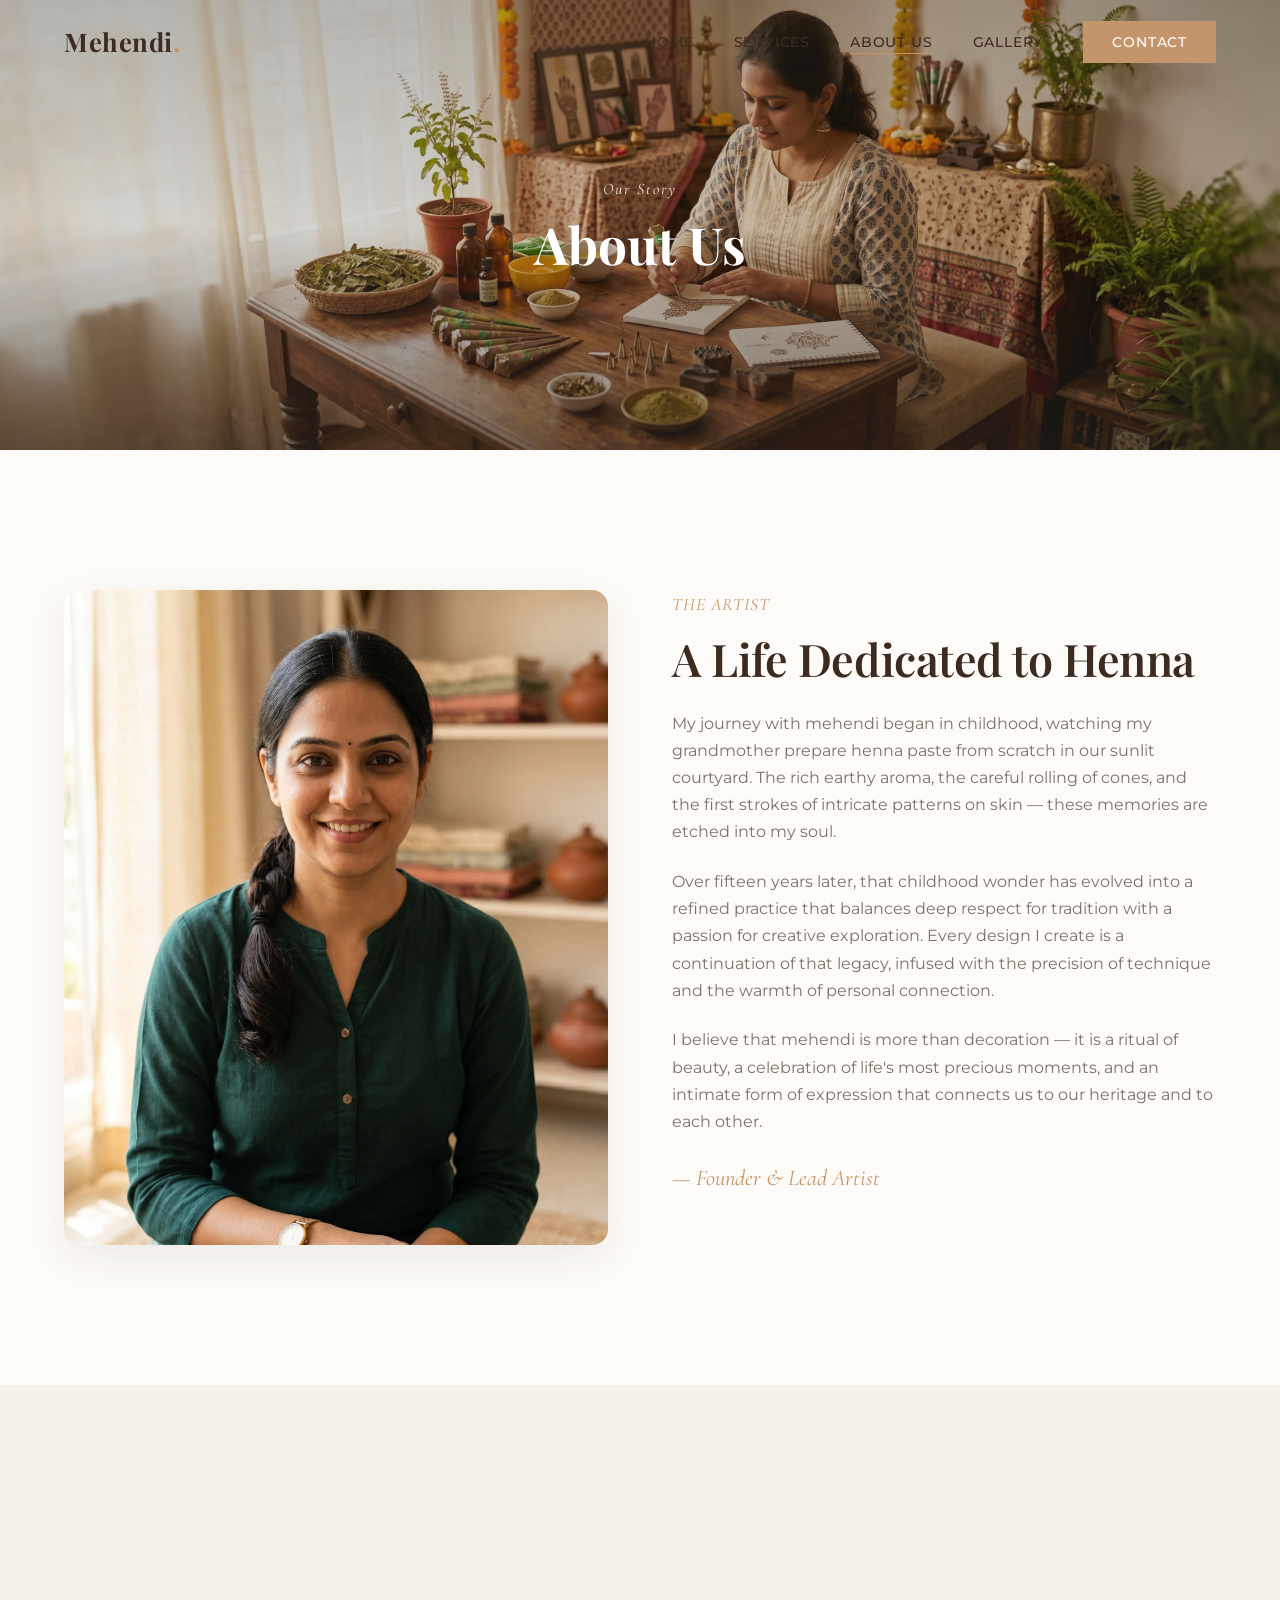
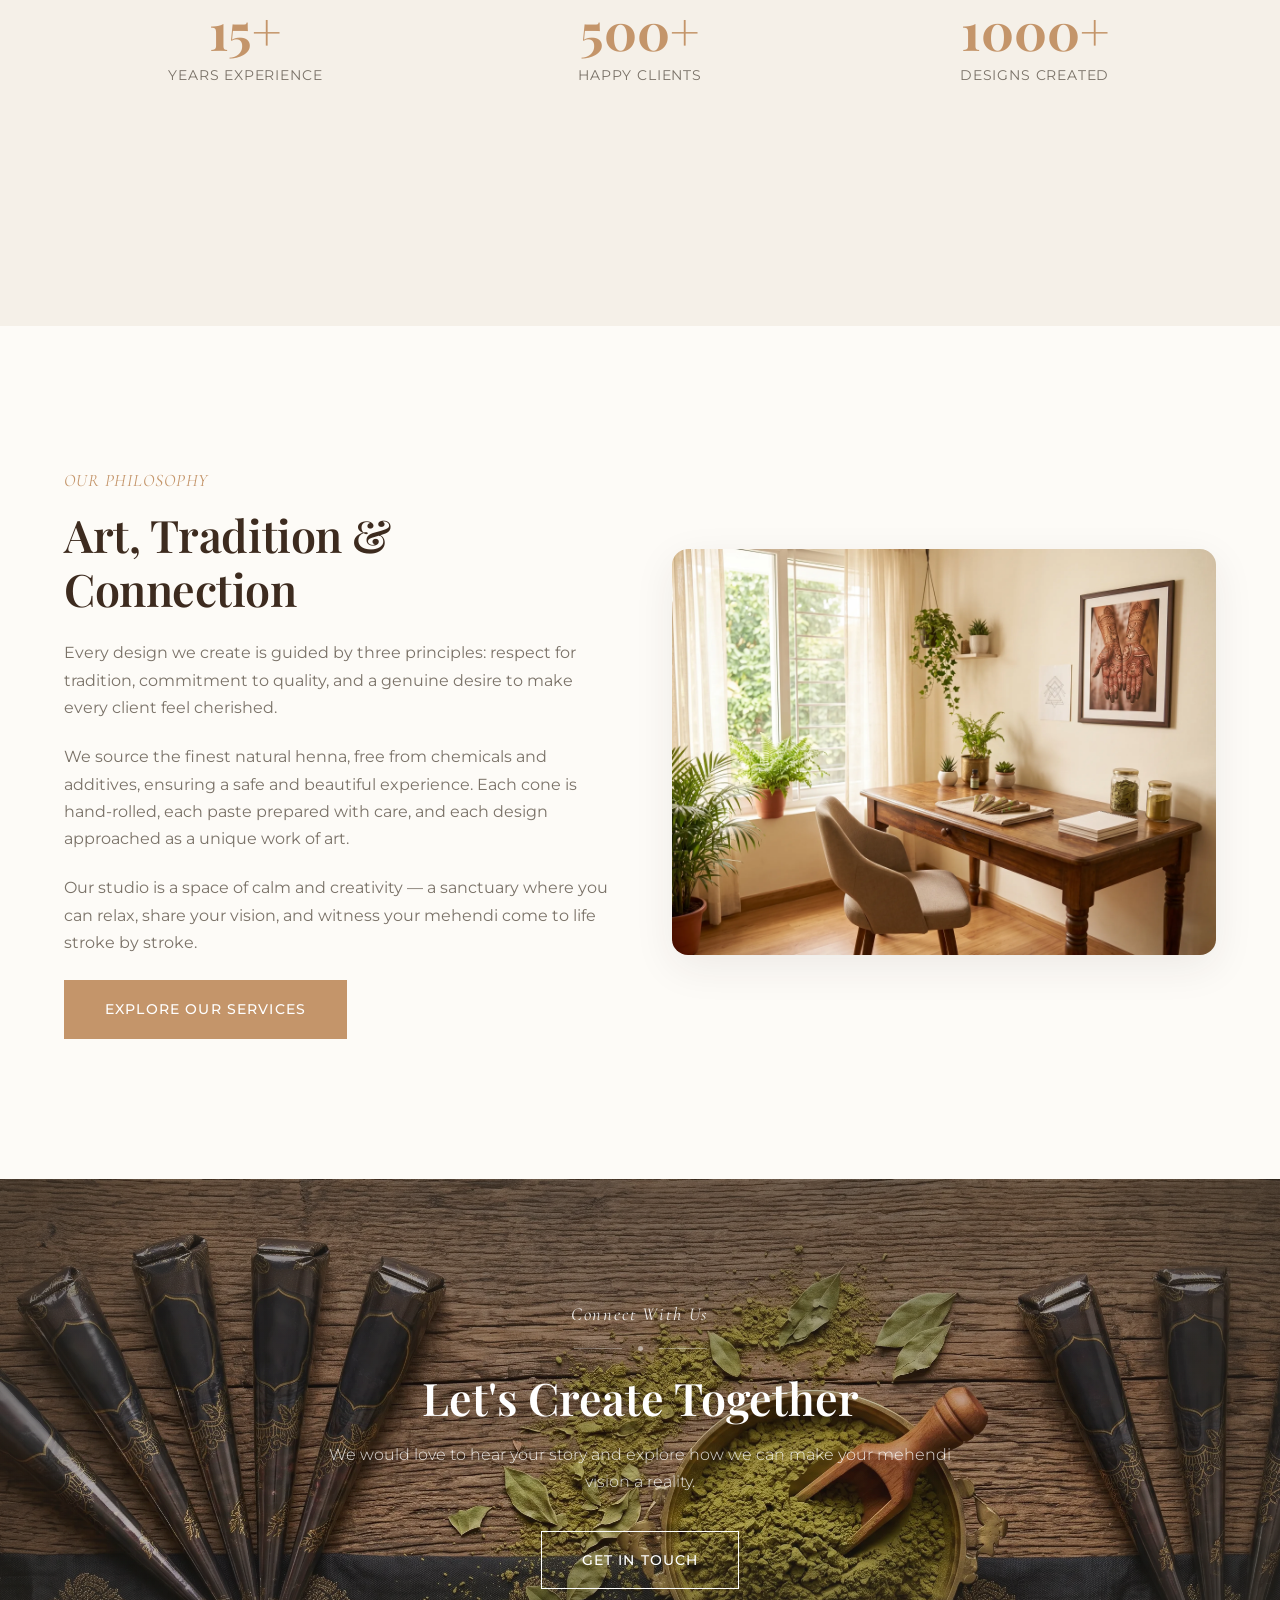
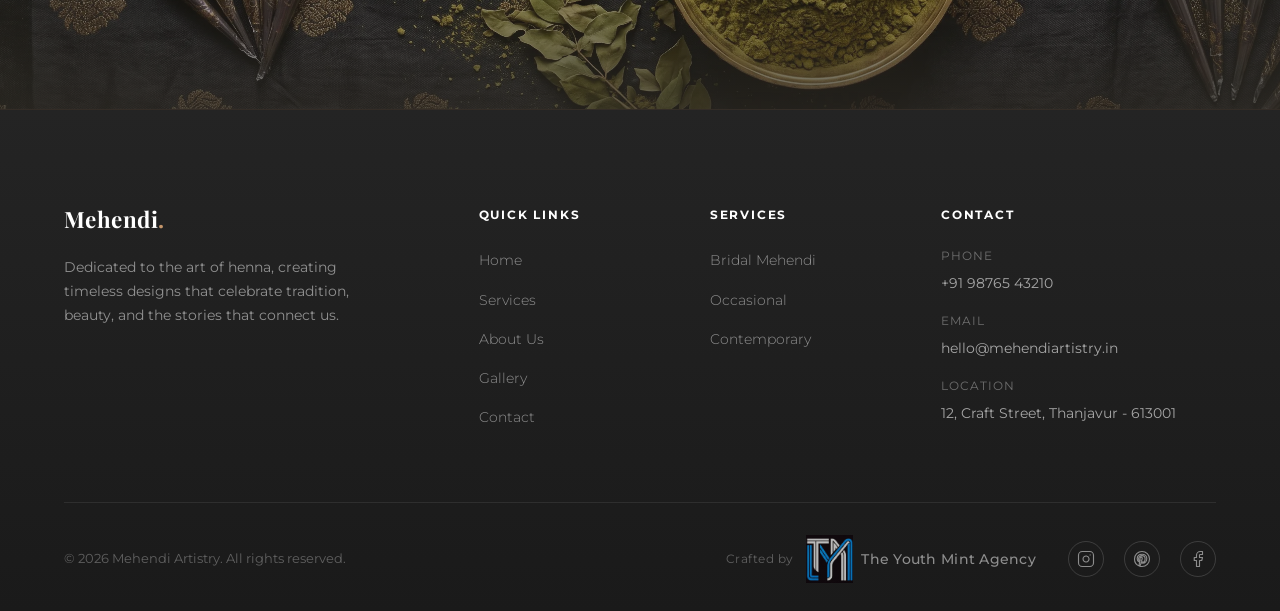
<file: about.html>
<!DOCTYPE html>
<html lang="en">
<head>
  <meta charset="UTF-8" />
  <meta name="viewport" content="width=device-width, initial-scale=1.0" />
  <meta name="description" content="Meet the artist behind the mehendi — a story of passion, tradition, and the pursuit of beauty through henna." />
  <title>About Us — Mehendi Artistry</title>
  <link rel="stylesheet" href="css/style.css" />
  <link rel="stylesheet" href="css/responsive.css" />
</head>
<body>

  <!-- ======== HEADER ======== -->
  <header class="header" id="header">
    <div class="container header__inner">
      <a href="index.html" class="logo">Mehendi<span class="logo__accent">.</span></a>
      <nav class="nav" id="nav">
        <ul class="nav__list">
          <li class="nav__item"><a href="index.html" class="nav__link">Home</a></li>
          <li class="nav__item"><a href="services.html" class="nav__link">Services</a></li>
          <li class="nav__item"><a href="about.html" class="nav__link">About Us</a></li>
          <li class="nav__item"><a href="gallery.html" class="nav__link">Gallery</a></li>
          <li class="nav__item"><a href="contact.html" class="nav__link nav__link--cta">Contact</a></li>
        </ul>
      </nav>
      <button class="hamburger" id="hamburger" aria-label="Toggle navigation">
        <span></span>
        <span></span>
        <span></span>
      </button>
    </div>
  </header>
  <div class="nav-overlay" id="navOverlay"></div>

  <main>

    <!-- ======== PAGE HERO ======== -->
    <section class="page-hero">
      <div class="page-hero__bg">
        <img src="images/about-hero.webp" alt="Mehendi artist in her studio" />
      </div>
      <div class="page-hero__overlay"></div>
      <div class="page-hero__content animate">
        <span class="page-hero__label">Our Story</span>
        <h1 class="page-hero__title">About Us</h1>
      </div>
    </section>

    <!-- ======== ARTIST STORY ======== -->
    <section class="section">
      <div class="container">
        <div class="about-story animate">
          <div class="about-story__image">
            <img src="images/about-artist.webp" alt="The artist behind Mehendi Artistry" />
          </div>
          <div class="about-story__content">
            <span class="section-label">The Artist</span>
            <h2 class="heading-secondary">A Life Dedicated to Henna</h2>
            <p>My journey with mehendi began in childhood, watching my grandmother prepare henna paste from scratch in our sunlit courtyard. The rich earthy aroma, the careful rolling of cones, and the first strokes of intricate patterns on skin — these memories are etched into my soul.</p>
            <p>Over fifteen years later, that childhood wonder has evolved into a refined practice that balances deep respect for tradition with a passion for creative exploration. Every design I create is a continuation of that legacy, infused with the precision of technique and the warmth of personal connection.</p>
            <p>I believe that mehendi is more than decoration — it is a ritual of beauty, a celebration of life's most precious moments, and an intimate form of expression that connects us to our heritage and to each other.</p>
            <p class="about-signature" style="margin-top: 24px;">— Founder & Lead Artist</p>
          </div>
        </div>
      </div>
    </section>

    <!-- ======== STATS ======== -->
    <section class="section section--alt">
      <div class="container">
        <div class="stats">
          <div class="stats__item animate animate--delay-1">
            <p class="stats__item-number">15+</p>
            <p class="stats__item-label">Years Experience</p>
          </div>
          <div class="stats__item animate animate--delay-2">
            <p class="stats__item-number">500+</p>
            <p class="stats__item-label">Happy Clients</p>
          </div>
          <div class="stats__item animate animate--delay-3">
            <p class="stats__item-number">1000+</p>
            <p class="stats__item-label">Designs Created</p>
          </div>
        </div>
      </div>
    </section>

    <!-- ======== PHILOSOPHY ======== -->
    <section class="section">
      <div class="container">
        <div class="philosophy animate">
          <div class="philosophy__content">
            <span class="section-label">Our Philosophy</span>
            <h2 class="heading-secondary">Art, Tradition & Connection</h2>
            <p>Every design we create is guided by three principles: respect for tradition, commitment to quality, and a genuine desire to make every client feel cherished.</p>
            <p>We source the finest natural henna, free from chemicals and additives, ensuring a safe and beautiful experience. Each cone is hand-rolled, each paste prepared with care, and each design approached as a unique work of art.</p>
            <p>Our studio is a space of calm and creativity — a sanctuary where you can relax, share your vision, and witness your mehendi come to life stroke by stroke.</p>
            <div class="mt-24">
              <a href="services.html" class="btn btn--primary">Explore Our Services</a>
            </div>
          </div>
          <div class="philosophy__image">
            <img src="images/about-studio.webp" alt="Mehendi studio workspace" />
          </div>
        </div>
      </div>
    </section>

    <!-- ======== CTA ======== -->
    <section class="cta">
      <div class="cta__bg">
        <img src="images/cta-bg.webp" alt="Mehendi preparation" />
      </div>
      <div class="cta__overlay"></div>
      <div class="cta__content animate">
        <span class="cta__label">Connect With Us</span>
        <div class="cta__divider">
          <span class="cta__divider-line"></span>
          <span class="cta__divider-dot"></span>
          <span class="cta__divider-line"></span>
        </div>
        <h2 class="cta__title">Let's Create Together</h2>
        <p class="cta__text">We would love to hear your story and explore how we can make your mehendi vision a reality.</p>
        <div class="cta__actions">
          <a href="contact.html" class="btn btn--light">Get in Touch</a>
        </div>
      </div>
    </section>

  </main>

  <!-- ======== FOOTER ======== -->
  <footer class="footer">
    <div class="container">
      <div class="footer__grid">
        <div class="footer__brand">
          <a href="index.html" class="logo">Mehendi<span class="logo__accent">.</span></a>
          <p class="footer__desc">Dedicated to the art of henna, creating timeless designs that celebrate tradition, beauty, and the stories that connect us.</p>
        </div>

        <div class="footer__group">
          <button class="footer__heading footer__accordion-btn">
            Quick Links
            <span class="footer__accordion-icon"></span>
          </button>
          <div class="footer__accordion-content">
            <ul class="footer__links">
              <li><a href="index.html">Home</a></li>
              <li><a href="services.html">Services</a></li>
              <li><a href="about.html">About Us</a></li>
              <li><a href="gallery.html">Gallery</a></li>
              <li><a href="contact.html">Contact</a></li>
            </ul>
          </div>
        </div>

        <div class="footer__group">
          <button class="footer__heading footer__accordion-btn">
            Services
            <span class="footer__accordion-icon"></span>
          </button>
          <div class="footer__accordion-content">
            <ul class="footer__links">
              <li><a href="services.html#bridal">Bridal Mehendi</a></li>
              <li><a href="services.html#occasional">Occasional</a></li>
              <li><a href="services.html#contemporary">Contemporary</a></li>
            </ul>
          </div>
        </div>

        <div class="footer__group">
          <button class="footer__heading footer__accordion-btn">
            Contact
            <span class="footer__accordion-icon"></span>
          </button>
          <div class="footer__accordion-content">
            <div class="footer__contact-item">
              <span class="footer__contact-label">Phone</span>
              <span class="footer__contact-value">+91 98765 43210</span>
            </div>
            <div class="footer__contact-item">
              <span class="footer__contact-label">Email</span>
              <span class="footer__contact-value">hello@mehendiartistry.in</span>
            </div>
            <div class="footer__contact-item">
              <span class="footer__contact-label">Location</span>
              <span class="footer__contact-value">12, Craft Street, Thanjavur - 613001</span>
            </div>
          </div>
        </div>
      </div>

      <div class="footer__bottom">
        <span>&copy; 2026 Mehendi Artistry. All rights reserved.</span>
        <div class="footer__credit">
          <span class="footer__credit-text">Crafted by</span>
          <div class="footer__credit-brand">
            <img src="images/tym-agency-logo.webp" alt="The Youth Mint Agency" class="footer__credit-logo" />
            <span class="footer__credit-name">The Youth Mint Agency</span>
          </div>
        </div>
        <div class="footer__social">
          <a href="#" class="footer__social-link" aria-label="Instagram">
            <svg width="18" height="18" viewBox="0 0 24 24" fill="none" stroke="currentColor" stroke-width="1.5" stroke-linecap="round" stroke-linejoin="round">
              <rect x="2" y="2" width="20" height="20" rx="5" ry="5"></rect>
              <path d="M16 11.37A4 4 0 1 1 12.63 8 4 4 0 0 1 16 11.37z"></path>
              <line x1="17.5" y1="6.5" x2="17.51" y2="6.5"></line>
            </svg>
          </a>
          <a href="#" class="footer__social-link" aria-label="Pinterest">
            <svg width="18" height="18" viewBox="0 0 24 24" fill="none" stroke="currentColor" stroke-width="1.5" stroke-linecap="round" stroke-linejoin="round">
              <path d="M12 2C6.477 2 2 6.477 2 12c0 4.237 2.636 7.855 6.356 9.312-.087-.791-.167-2.005.035-2.868.183-.78 1.172-4.971 1.172-4.971s-.299-.599-.299-1.484c0-1.39.806-2.428 1.81-2.428.852 0 1.264.64 1.264 1.408 0 .858-.546 2.14-.828 3.329-.236.996.5 1.807 1.48 1.807 1.776 0 3.144-1.873 3.144-4.577 0-2.394-1.72-4.068-4.177-4.068-2.845 0-4.515 2.135-4.515 4.34 0 .858.33 1.78.744 2.28a.3.3 0 0 1 .069.288c-.076.316-.245.996-.278 1.135-.044.183-.145.222-.335.134-1.247-.58-2.027-2.405-2.027-3.874 0-3.154 2.29-6.052 6.608-6.052 3.469 0 6.165 2.472 6.165 5.777 0 3.447-2.173 6.223-5.19 6.223-1.013 0-1.965-.527-2.29-1.15l-.624 2.377c-.225.868-.834 1.957-1.242 2.62.935.29 1.93.446 2.956.446 5.523 0 10-4.477 10-10S17.523 2 12 2z"></path>
            </svg>
          </a>
          <a href="#" class="footer__social-link" aria-label="Facebook">
            <svg width="18" height="18" viewBox="0 0 24 24" fill="none" stroke="currentColor" stroke-width="1.5" stroke-linecap="round" stroke-linejoin="round">
              <path d="M18 2h-3a5 5 0 0 0-5 5v3H7v4h3v8h4v-8h3l1-4h-4V7a1 1 0 0 1 1-1h3z"></path>
            </svg>
          </a>
        </div>
      </div>
    </div>
  </footer>

  <script src="js/main.js"></script>
</body>
</html>
</file>
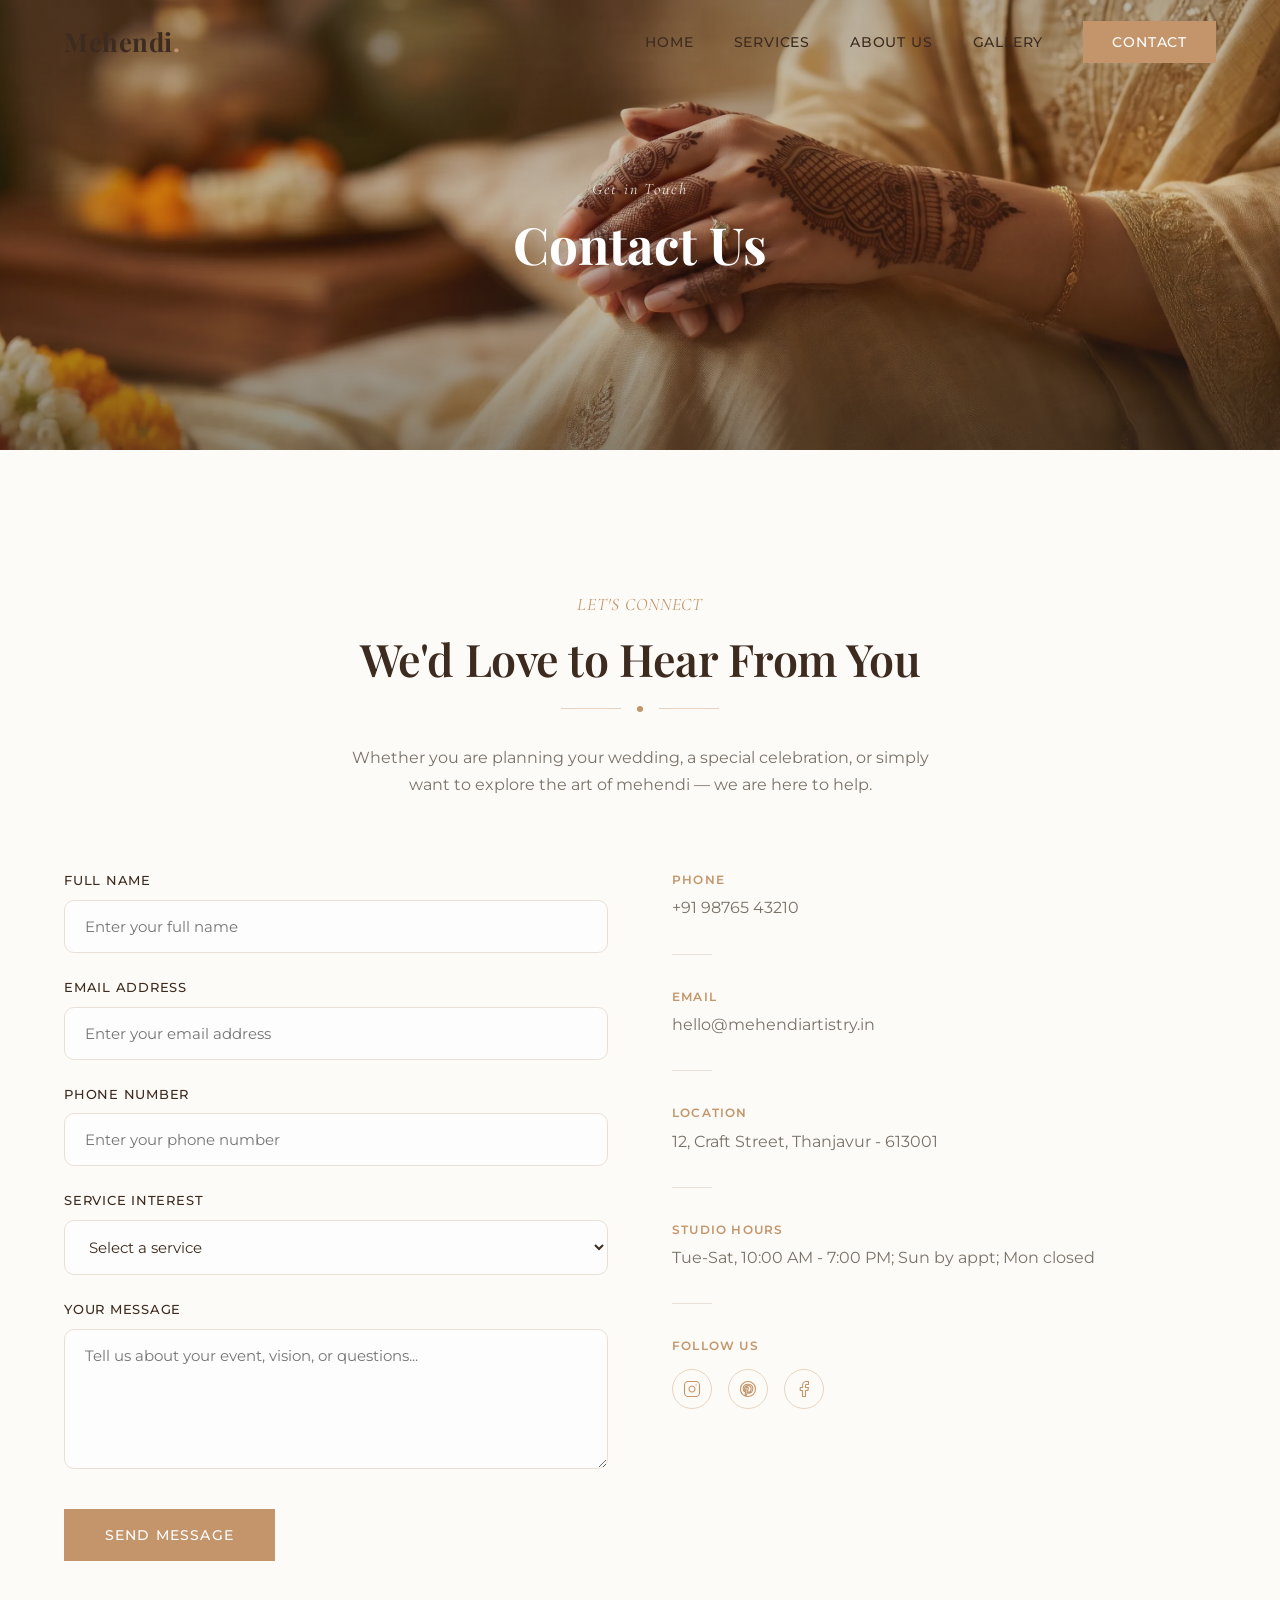
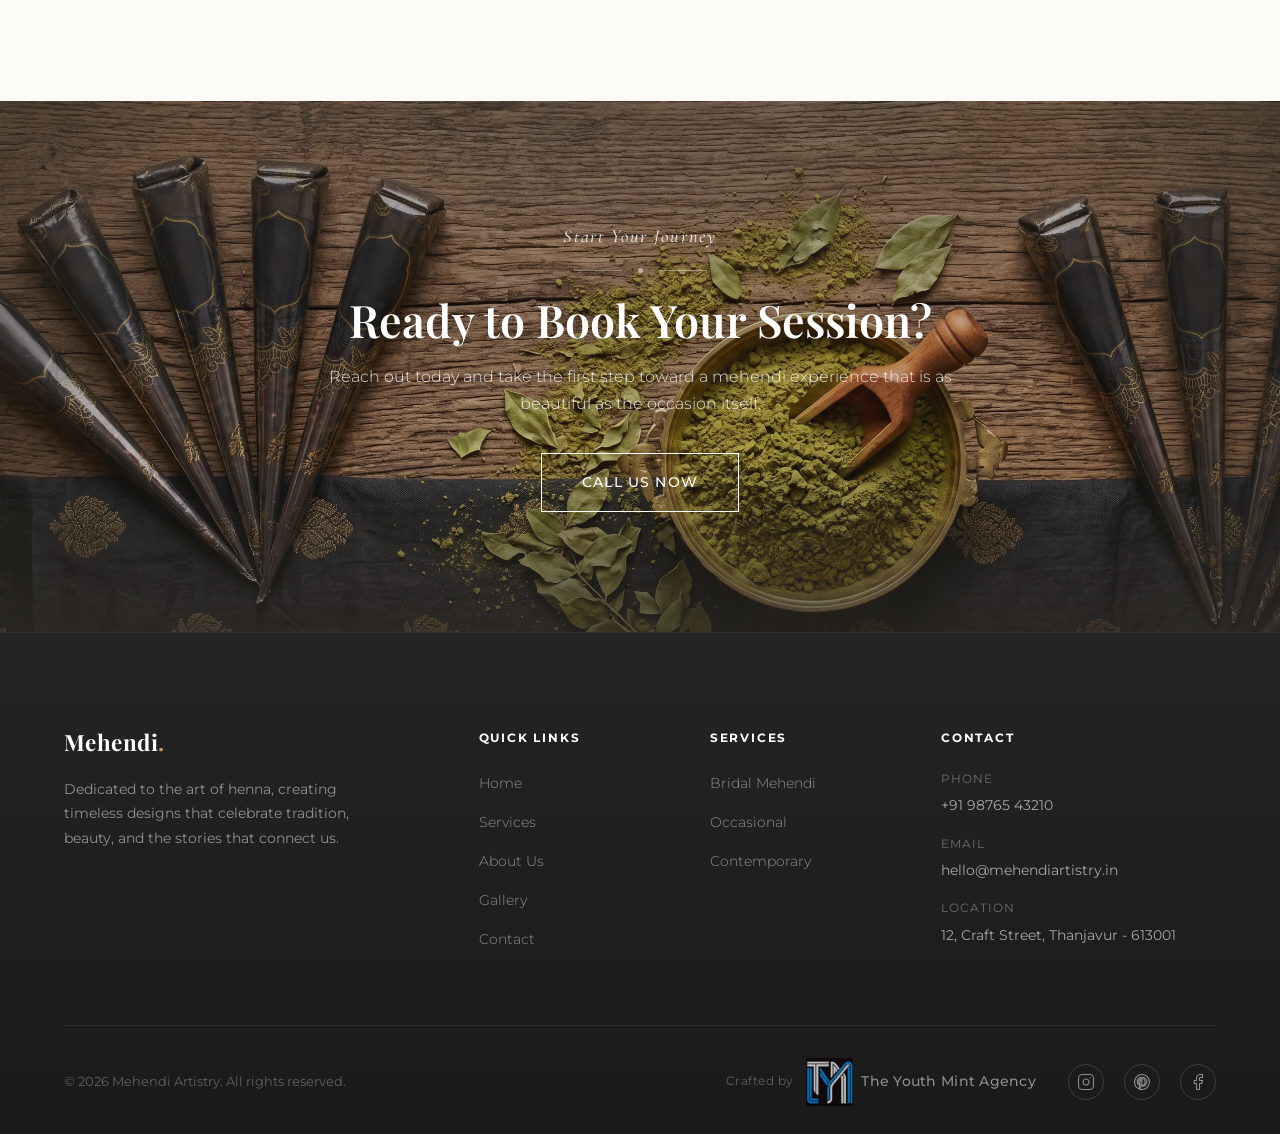
<file: contact.html>
<!DOCTYPE html>
<html lang="en">
<head>
  <meta charset="UTF-8" />
  <meta name="viewport" content="width=device-width, initial-scale=1.0" />
  <meta name="description" content="Get in touch with our mehendi artist. Book a consultation or inquire about custom henna designs." />
  <title>Contact — Mehendi Artistry</title>
  <link rel="stylesheet" href="css/style.css" />
  <link rel="stylesheet" href="css/responsive.css" />
</head>
<body>

  <!-- ======== HEADER ======== -->
  <header class="header" id="header">
    <div class="container header__inner">
      <a href="index.html" class="logo">Mehendi<span class="logo__accent">.</span></a>
      <nav class="nav" id="nav">
        <ul class="nav__list">
          <li class="nav__item"><a href="index.html" class="nav__link">Home</a></li>
          <li class="nav__item"><a href="services.html" class="nav__link">Services</a></li>
          <li class="nav__item"><a href="about.html" class="nav__link">About Us</a></li>
          <li class="nav__item"><a href="gallery.html" class="nav__link">Gallery</a></li>
          <li class="nav__item"><a href="contact.html" class="nav__link nav__link--cta">Contact</a></li>
        </ul>
      </nav>
      <button class="hamburger" id="hamburger" aria-label="Toggle navigation">
        <span></span>
        <span></span>
        <span></span>
      </button>
    </div>
  </header>
  <div class="nav-overlay" id="navOverlay"></div>

  <main>

    <!-- ======== PAGE HERO ======== -->
    <section class="page-hero">
      <div class="page-hero__bg">
        <img src="images/contact-hero.webp" alt="Graceful hands with mehendi" />
      </div>
      <div class="page-hero__overlay"></div>
      <div class="page-hero__content animate">
        <span class="page-hero__label">Get in Touch</span>
        <h1 class="page-hero__title">Contact Us</h1>
      </div>
    </section>

    <!-- ======== CONTACT SECTION ======== -->
    <section class="section">
      <div class="container">
        <div class="section__header animate">
          <span class="section-label">Let's Connect</span>
          <h2 class="heading-secondary">We'd Love to Hear From You</h2>
          <div class="divider">
            <span class="divider__line"></span>
            <span class="divider__dot"></span>
            <span class="divider__line"></span>
          </div>
          <p>Whether you are planning your wedding, a special celebration, or simply want to explore the art of mehendi — we are here to help.</p>
        </div>

        <div class="contact-grid">
          <!-- Contact Form -->
          <div class="animate">
            <form class="contact-form" action="#" method="POST">
              <div class="form-group">
                <label for="name">Full Name</label>
                <input type="text" id="name" name="name" placeholder="Enter your full name" required />
              </div>

              <div class="form-group">
                <label for="email">Email Address</label>
                <input type="email" id="email" name="email" placeholder="Enter your email address" required />
              </div>

              <div class="form-group">
                <label for="phone">Phone Number</label>
                <input type="tel" id="phone" name="phone" placeholder="Enter your phone number" />
              </div>

              <div class="form-group">
                <label for="service">Service Interest</label>
                <select id="service" name="service">
                  <option value="" disabled selected>Select a service</option>
                  <option value="bridal">Bridal Mehendi</option>
                  <option value="occasional">Occasional Mehendi</option>
                  <option value="contemporary">Contemporary Designs</option>
                  <option value="other">Other / General Inquiry</option>
                </select>
              </div>

              <div class="form-group">
                <label for="message">Your Message</label>
                <textarea id="message" name="message" placeholder="Tell us about your event, vision, or questions..." required></textarea>
              </div>

              <div class="mt-16">
                <button type="submit" class="btn btn--primary">Send Message</button>
              </div>
            </form>
          </div>

          <!-- Contact Info -->
          <div class="contact-info animate animate--delay-2">
            <div class="contact-info__item">
              <span class="contact-info__label">Phone</span>
              <span class="contact-info__value">+91 98765 43210</span>
            </div>
            <div class="contact-info__divider"></div>

            <div class="contact-info__item">
              <span class="contact-info__label">Email</span>
              <span class="contact-info__value">hello@mehendiartistry.in</span>
            </div>
            <div class="contact-info__divider"></div>

            <div class="contact-info__item">
              <span class="contact-info__label">Location</span>
              <span class="contact-info__value">12, Craft Street, Thanjavur - 613001</span>
            </div>
            <div class="contact-info__divider"></div>

            <div class="contact-info__item">
              <span class="contact-info__label">Studio Hours</span>
              <span class="contact-info__value">Tue-Sat, 10:00 AM - 7:00 PM; Sun by appt; Mon closed</span>
            </div>
            <div class="contact-info__divider"></div>

            <div class="contact-info__item">
              <span class="contact-info__label">Follow Us</span>
              <span class="contact-info__value" style="display: flex; gap: 16px; margin-top: 8px;">
                <a href="#" class="contact-social-link" aria-label="Instagram">
                  <svg width="18" height="18" viewBox="0 0 24 24" fill="none" stroke="currentColor" stroke-width="1.5" stroke-linecap="round" stroke-linejoin="round">
                    <rect x="2" y="2" width="20" height="20" rx="5" ry="5"></rect>
                    <path d="M16 11.37A4 4 0 1 1 12.63 8 4 4 0 0 1 16 11.37z"></path>
                    <line x1="17.5" y1="6.5" x2="17.51" y2="6.5"></line>
                  </svg>
                </a>
                <a href="#" class="contact-social-link" aria-label="Pinterest">
                  <svg width="18" height="18" viewBox="0 0 24 24" fill="none" stroke="currentColor" stroke-width="1.5" stroke-linecap="round" stroke-linejoin="round">
                    <path d="M12 2C6.477 2 2 6.477 2 12c0 4.237 2.636 7.855 6.356 9.312-.087-.791-.167-2.005.035-2.868.183-.78 1.172-4.971 1.172-4.971s-.299-.599-.299-1.484c0-1.39.806-2.428 1.81-2.428.852 0 1.264.64 1.264 1.408 0 .858-.546 2.14-.828 3.329-.236.996.5 1.807 1.48 1.807 1.776 0 3.144-1.873 3.144-4.577 0-2.394-1.72-4.068-4.177-4.068-2.845 0-4.515 2.135-4.515 4.34 0 .858.33 1.78.744 2.28a.3.3 0 0 1 .069.288c-.076.316-.245.996-.278 1.135-.044.183-.145.222-.335.134-1.247-.58-2.027-2.405-2.027-3.874 0-3.154 2.29-6.052 6.608-6.052 3.469 0 6.165 2.472 6.165 5.777 0 3.447-2.173 6.223-5.19 6.223-1.013 0-1.965-.527-2.29-1.15l-.624 2.377c-.225.868-.834 1.957-1.242 2.62.935.29 1.93.446 2.956.446 5.523 0 10-4.477 10-10S17.523 2 12 2z"></path>
                  </svg>
                </a>
                <a href="#" class="contact-social-link" aria-label="Facebook">
                  <svg width="18" height="18" viewBox="0 0 24 24" fill="none" stroke="currentColor" stroke-width="1.5" stroke-linecap="round" stroke-linejoin="round">
                    <path d="M18 2h-3a5 5 0 0 0-5 5v3H7v4h3v8h4v-8h3l1-4h-4V7a1 1 0 0 1 1-1h3z"></path>
                  </svg>
                </a>
              </span>
            </div>
          </div>
        </div>
      </div>
    </section>

    <!-- ======== CTA ======== -->
    <section class="cta">
      <div class="cta__bg">
        <img src="images/cta-bg.webp" alt="Mehendi preparation" />
      </div>
      <div class="cta__overlay"></div>
      <div class="cta__content animate">
        <span class="cta__label">Start Your Journey</span>
        <div class="cta__divider">
          <span class="cta__divider-line"></span>
          <span class="cta__divider-dot"></span>
          <span class="cta__divider-line"></span>
        </div>
        <h2 class="cta__title">Ready to Book Your Session?</h2>
        <p class="cta__text">Reach out today and take the first step toward a mehendi experience that is as beautiful as the occasion itself.</p>
        <div class="cta__actions">
          <a href="tel:+15551234567" class="btn btn--light">Call Us Now</a>
        </div>
      </div>
    </section>

  </main>

  <!-- ======== FOOTER ======== -->
  <footer class="footer">
    <div class="container">
      <div class="footer__grid">
        <div class="footer__brand">
          <a href="index.html" class="logo">Mehendi<span class="logo__accent">.</span></a>
          <p class="footer__desc">Dedicated to the art of henna, creating timeless designs that celebrate tradition, beauty, and the stories that connect us.</p>
        </div>

        <div class="footer__group">
          <button class="footer__heading footer__accordion-btn">
            Quick Links
            <span class="footer__accordion-icon"></span>
          </button>
          <div class="footer__accordion-content">
            <ul class="footer__links">
              <li><a href="index.html">Home</a></li>
              <li><a href="services.html">Services</a></li>
              <li><a href="about.html">About Us</a></li>
              <li><a href="gallery.html">Gallery</a></li>
              <li><a href="contact.html">Contact</a></li>
            </ul>
          </div>
        </div>

        <div class="footer__group">
          <button class="footer__heading footer__accordion-btn">
            Services
            <span class="footer__accordion-icon"></span>
          </button>
          <div class="footer__accordion-content">
            <ul class="footer__links">
              <li><a href="services.html#bridal">Bridal Mehendi</a></li>
              <li><a href="services.html#occasional">Occasional</a></li>
              <li><a href="services.html#contemporary">Contemporary</a></li>
            </ul>
          </div>
        </div>

        <div class="footer__group">
          <button class="footer__heading footer__accordion-btn">
            Contact
            <span class="footer__accordion-icon"></span>
          </button>
          <div class="footer__accordion-content">
            <div class="footer__contact-item">
              <span class="footer__contact-label">Phone</span>
              <span class="footer__contact-value">+91 98765 43210</span>
            </div>
            <div class="footer__contact-item">
              <span class="footer__contact-label">Email</span>
              <span class="footer__contact-value">hello@mehendiartistry.in</span>
            </div>
            <div class="footer__contact-item">
              <span class="footer__contact-label">Location</span>
              <span class="footer__contact-value">12, Craft Street, Thanjavur - 613001</span>
            </div>
          </div>
        </div>
      </div>

      <div class="footer__bottom">
        <span>&copy; 2026 Mehendi Artistry. All rights reserved.</span>
        <div class="footer__credit">
          <span class="footer__credit-text">Crafted by</span>
          <div class="footer__credit-brand">
            <img src="images/tym-agency-logo.webp" alt="The Youth Mint Agency" class="footer__credit-logo" />
            <span class="footer__credit-name">The Youth Mint Agency</span>
          </div>
        </div>
        <div class="footer__social">
          <a href="#" class="footer__social-link" aria-label="Instagram">
            <svg width="18" height="18" viewBox="0 0 24 24" fill="none" stroke="currentColor" stroke-width="1.5" stroke-linecap="round" stroke-linejoin="round">
              <rect x="2" y="2" width="20" height="20" rx="5" ry="5"></rect>
              <path d="M16 11.37A4 4 0 1 1 12.63 8 4 4 0 0 1 16 11.37z"></path>
              <line x1="17.5" y1="6.5" x2="17.51" y2="6.5"></line>
            </svg>
          </a>
          <a href="#" class="footer__social-link" aria-label="Pinterest">
            <svg width="18" height="18" viewBox="0 0 24 24" fill="none" stroke="currentColor" stroke-width="1.5" stroke-linecap="round" stroke-linejoin="round">
              <path d="M12 2C6.477 2 2 6.477 2 12c0 4.237 2.636 7.855 6.356 9.312-.087-.791-.167-2.005.035-2.868.183-.78 1.172-4.971 1.172-4.971s-.299-.599-.299-1.484c0-1.39.806-2.428 1.81-2.428.852 0 1.264.64 1.264 1.408 0 .858-.546 2.14-.828 3.329-.236.996.5 1.807 1.48 1.807 1.776 0 3.144-1.873 3.144-4.577 0-2.394-1.72-4.068-4.177-4.068-2.845 0-4.515 2.135-4.515 4.34 0 .858.33 1.78.744 2.28a.3.3 0 0 1 .069.288c-.076.316-.245.996-.278 1.135-.044.183-.145.222-.335.134-1.247-.58-2.027-2.405-2.027-3.874 0-3.154 2.29-6.052 6.608-6.052 3.469 0 6.165 2.472 6.165 5.777 0 3.447-2.173 6.223-5.19 6.223-1.013 0-1.965-.527-2.29-1.15l-.624 2.377c-.225.868-.834 1.957-1.242 2.62.935.29 1.93.446 2.956.446 5.523 0 10-4.477 10-10S17.523 2 12 2z"></path>
            </svg>
          </a>
          <a href="#" class="footer__social-link" aria-label="Facebook">
            <svg width="18" height="18" viewBox="0 0 24 24" fill="none" stroke="currentColor" stroke-width="1.5" stroke-linecap="round" stroke-linejoin="round">
              <path d="M18 2h-3a5 5 0 0 0-5 5v3H7v4h3v8h4v-8h3l1-4h-4V7a1 1 0 0 1 1-1h3z"></path>
            </svg>
          </a>
        </div>
      </div>
    </div>
  </footer>

  <script src="js/main.js"></script>
</body>
</html>
</file>
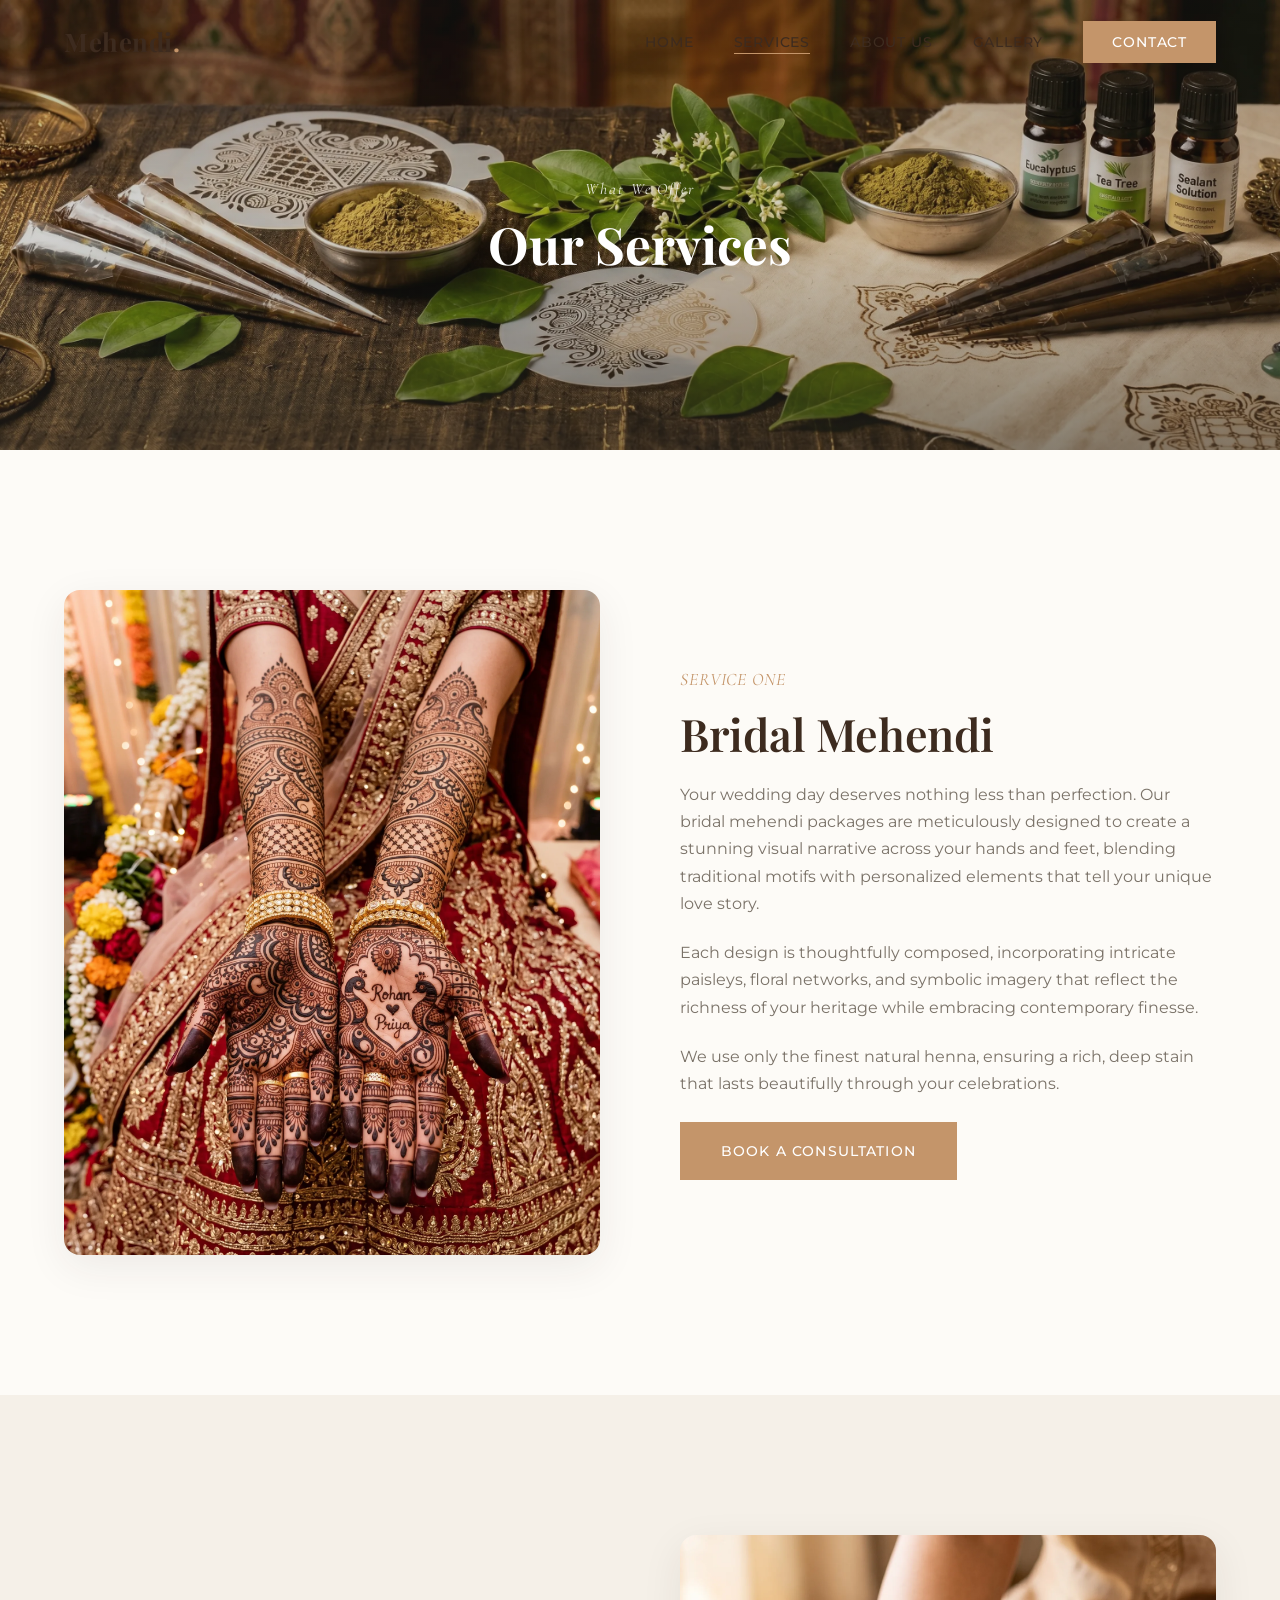
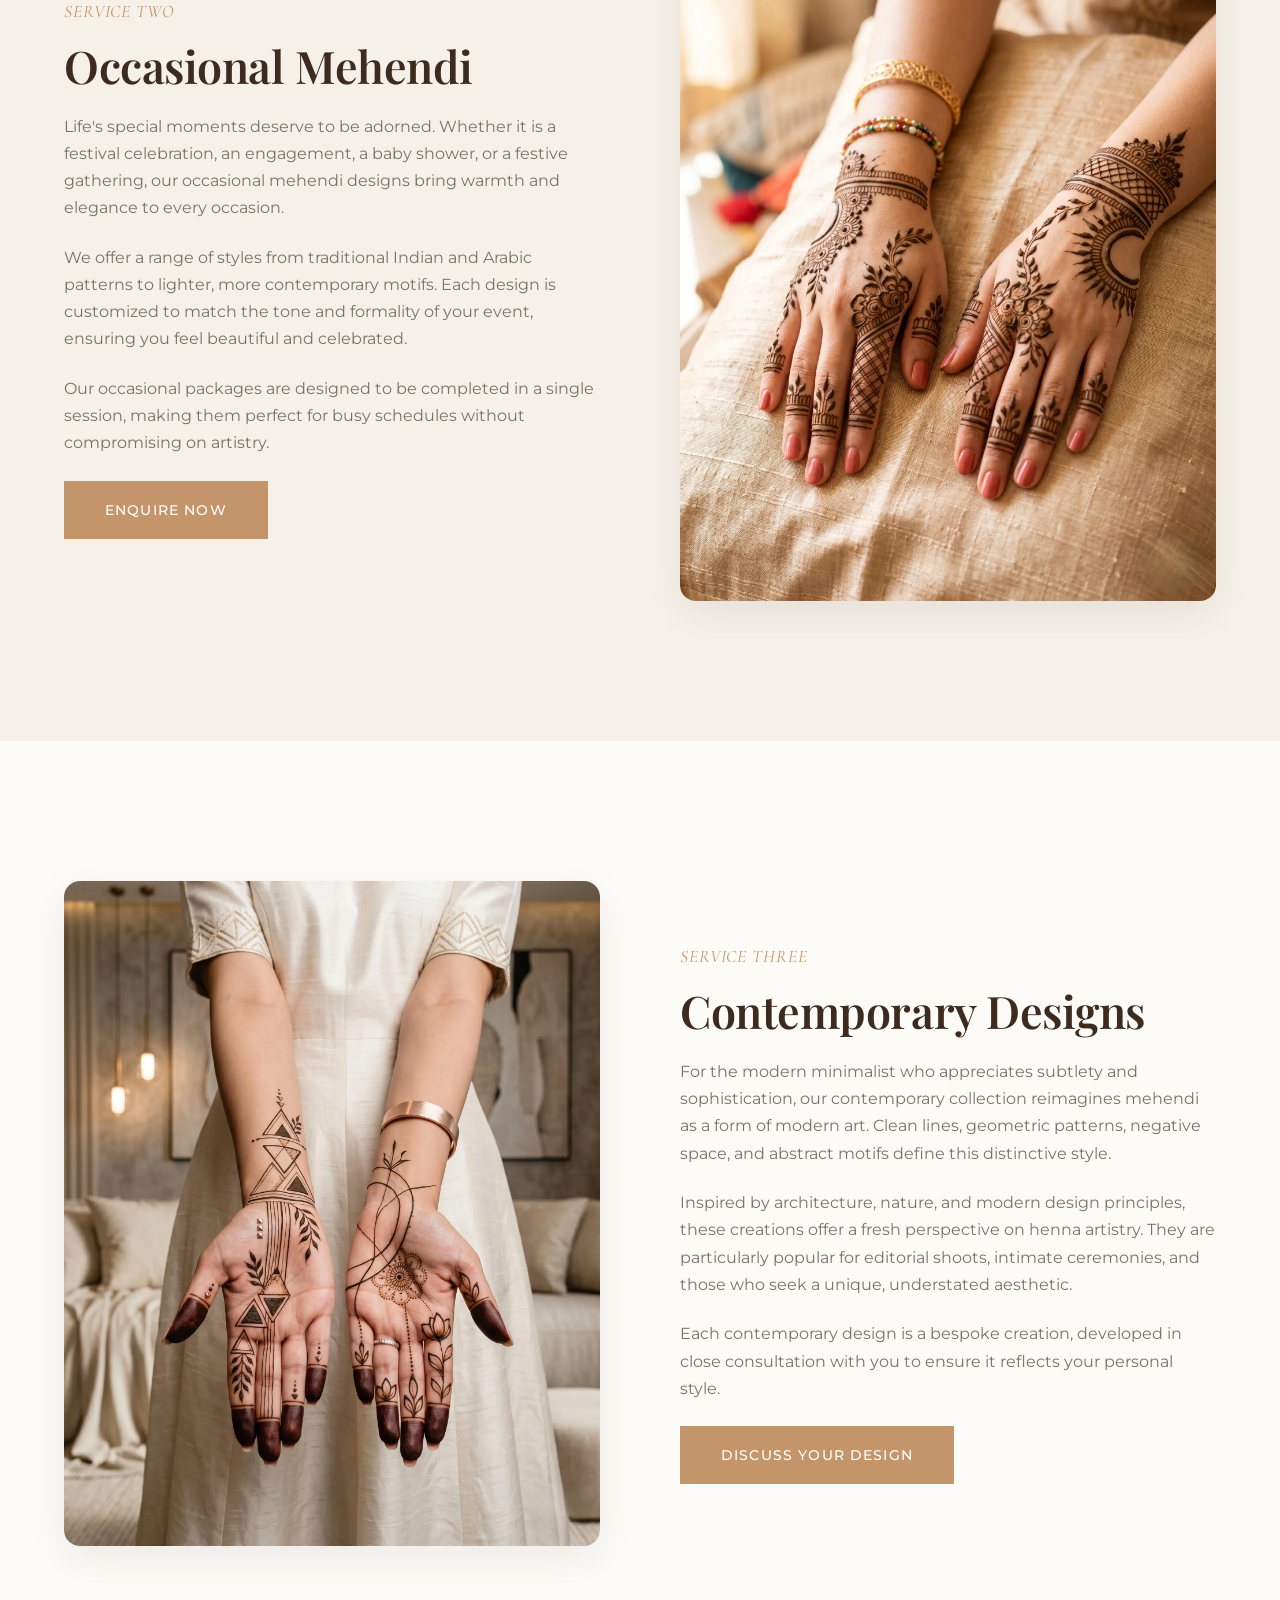
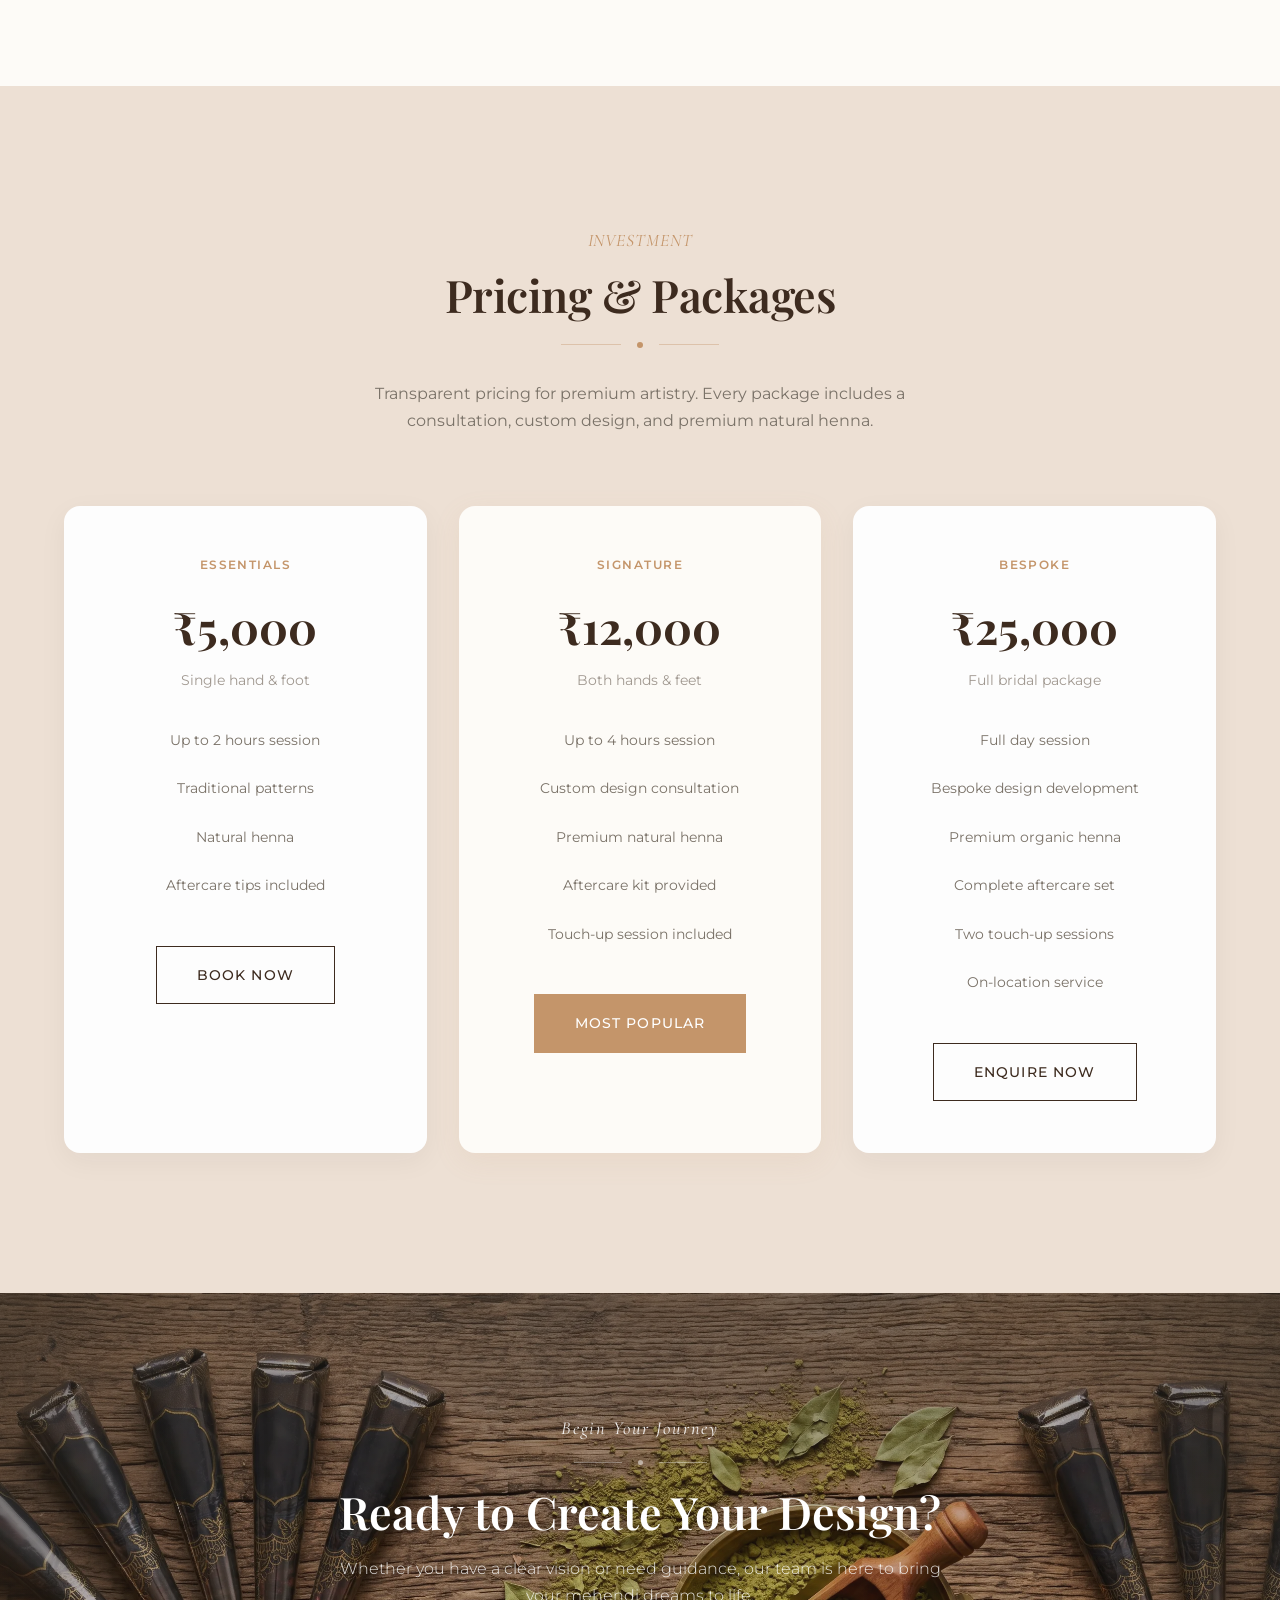
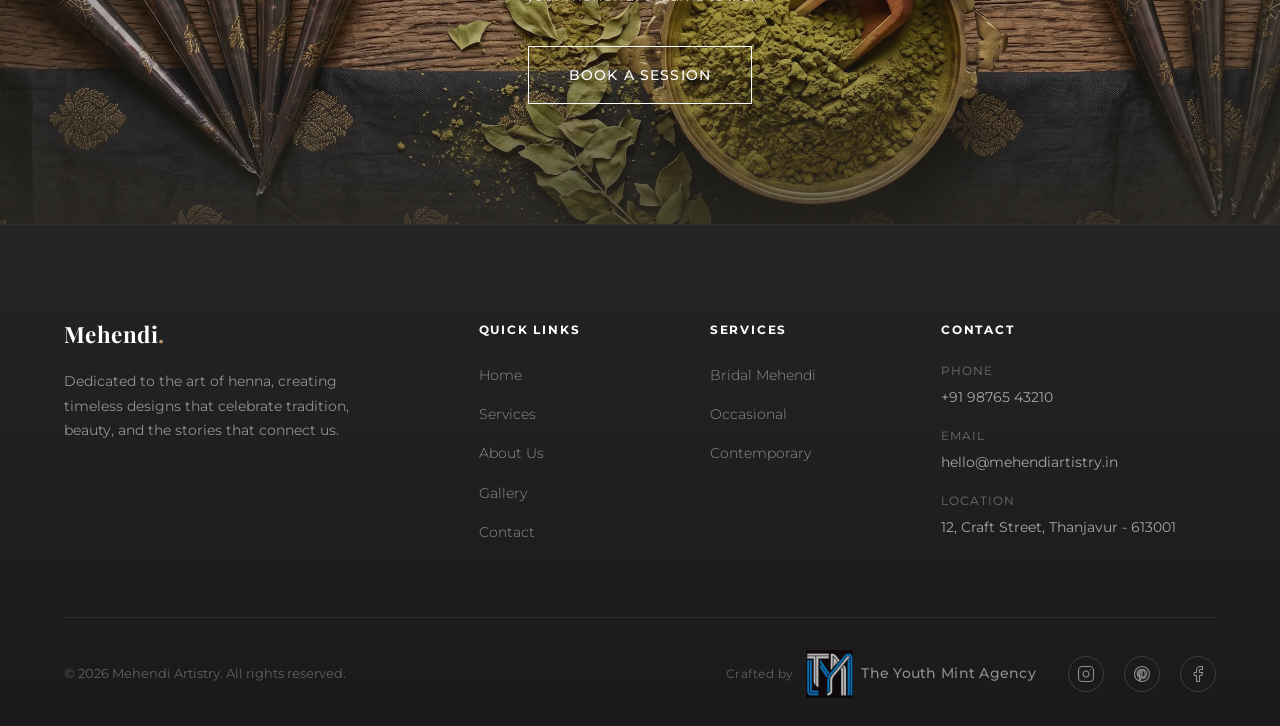
<file: services.html>
<!DOCTYPE html>
<html lang="en">
<head>
  <meta charset="UTF-8" />
  <meta name="viewport" content="width=device-width, initial-scale=1.0" />
  <meta name="description" content="Premium mehendi services — Bridal, occasional, and contemporary henna designs tailored to your unique style." />
  <title>Services — Mehendi Artistry</title>
  <link rel="stylesheet" href="css/style.css" />
  <link rel="stylesheet" href="css/responsive.css" />
</head>
<body>

  <!-- ======== HEADER ======== -->
  <header class="header" id="header">
    <div class="container header__inner">
      <a href="index.html" class="logo">Mehendi<span class="logo__accent">.</span></a>
      <nav class="nav" id="nav">
        <ul class="nav__list">
          <li class="nav__item"><a href="index.html" class="nav__link">Home</a></li>
          <li class="nav__item"><a href="services.html" class="nav__link">Services</a></li>
          <li class="nav__item"><a href="about.html" class="nav__link">About Us</a></li>
          <li class="nav__item"><a href="gallery.html" class="nav__link">Gallery</a></li>
          <li class="nav__item"><a href="contact.html" class="nav__link nav__link--cta">Contact</a></li>
        </ul>
      </nav>
      <button class="hamburger" id="hamburger" aria-label="Toggle navigation">
        <span></span>
        <span></span>
        <span></span>
      </button>
    </div>
  </header>
  <div class="nav-overlay" id="navOverlay"></div>

  <main>

    <!-- ======== PAGE HERO ======== -->
    <section class="page-hero">
      <div class="page-hero__bg">
        <img src="images/services-hero.webp" alt="Mehendi cones and materials" />
      </div>
      <div class="page-hero__overlay"></div>
      <div class="page-hero__content animate">
        <span class="page-hero__label">What We Offer</span>
        <h1 class="page-hero__title">Our Services</h1>
      </div>
    </section>

    <!-- ======== BRIDAL MEHENDI ======== -->
    <section class="section" id="bridal">
      <div class="container">
        <div class="service-detail animate">
          <div class="service-detail__image">
            <img src="images/service-bridal.webp" alt="Bridal mehendi design" />
          </div>
          <div class="service-detail__body">
            <span class="section-label">Service One</span>
            <h2 class="heading-secondary">Bridal Mehendi</h2>
            <p>Your wedding day deserves nothing less than perfection. Our bridal mehendi packages are meticulously designed to create a stunning visual narrative across your hands and feet, blending traditional motifs with personalized elements that tell your unique love story.</p>
            <p>Each design is thoughtfully composed, incorporating intricate paisleys, floral networks, and symbolic imagery that reflect the richness of your heritage while embracing contemporary finesse.</p>
            <p>We use only the finest natural henna, ensuring a rich, deep stain that lasts beautifully through your celebrations.</p>
            <div class="mt-24">
              <a href="contact.html" class="btn btn--primary">Book a Consultation</a>
            </div>
          </div>
        </div>
      </div>
    </section>

    <!-- ======== OCCASIONAL MEHENDI ======== -->
    <section class="section section--alt" id="occasional">
      <div class="container">
        <div class="service-detail service-detail--reverse animate">
          <div class="service-detail__image">
            <img src="images/service-occasional.webp" alt="Occasional mehendi design" />
          </div>
          <div class="service-detail__body">
            <span class="section-label">Service Two</span>
            <h2 class="heading-secondary">Occasional Mehendi</h2>
            <p>Life's special moments deserve to be adorned. Whether it is a festival celebration, an engagement, a baby shower, or a festive gathering, our occasional mehendi designs bring warmth and elegance to every occasion.</p>
            <p>We offer a range of styles from traditional Indian and Arabic patterns to lighter, more contemporary motifs. Each design is customized to match the tone and formality of your event, ensuring you feel beautiful and celebrated.</p>
            <p>Our occasional packages are designed to be completed in a single session, making them perfect for busy schedules without compromising on artistry.</p>
            <div class="mt-24">
              <a href="contact.html" class="btn btn--primary">Enquire Now</a>
            </div>
          </div>
        </div>
      </div>
    </section>

    <!-- ======== CONTEMPORARY DESIGNS ======== -->
    <section class="section" id="contemporary">
      <div class="container">
        <div class="service-detail animate">
          <div class="service-detail__image">
            <img src="images/service-contemporary.webp" alt="Contemporary mehendi design" />
          </div>
          <div class="service-detail__body">
            <span class="section-label">Service Three</span>
            <h2 class="heading-secondary">Contemporary Designs</h2>
            <p>For the modern minimalist who appreciates subtlety and sophistication, our contemporary collection reimagines mehendi as a form of modern art. Clean lines, geometric patterns, negative space, and abstract motifs define this distinctive style.</p>
            <p>Inspired by architecture, nature, and modern design principles, these creations offer a fresh perspective on henna artistry. They are particularly popular for editorial shoots, intimate ceremonies, and those who seek a unique, understated aesthetic.</p>
            <p>Each contemporary design is a bespoke creation, developed in close consultation with you to ensure it reflects your personal style.</p>
            <div class="mt-24">
              <a href="contact.html" class="btn btn--primary">Discuss Your Design</a>
            </div>
          </div>
        </div>
      </div>
    </section>

    <!-- ======== PRICING ======== -->
    <section class="section section--cream">
      <div class="container">
        <div class="section__header animate">
          <span class="section-label">Investment</span>
          <h2 class="heading-secondary">Pricing & Packages</h2>
          <div class="divider">
            <span class="divider__line"></span>
            <span class="divider__dot"></span>
            <span class="divider__line"></span>
          </div>
          <p>Transparent pricing for premium artistry. Every package includes a consultation, custom design, and premium natural henna.</p>
        </div>

        <div class="pricing-grid">
          <div class="pricing-card animate animate--delay-1">
            <h3 class="pricing-card__name">Essentials</h3>
            <p class="pricing-card__price">₹5,000</p>
            <p class="pricing-card__duration">Single hand & foot</p>
            <ul class="pricing-card__features">
              <li>Up to 2 hours session</li>
              <li>Traditional patterns</li>
              <li>Natural henna</li>
              <li>Aftercare tips included</li>
            </ul>
            <a href="contact.html" class="btn btn--secondary">Book Now</a>
          </div>

          <div class="pricing-card pricing-card--featured animate animate--delay-2">
            <h3 class="pricing-card__name">Signature</h3>
            <p class="pricing-card__price">₹12,000</p>
            <p class="pricing-card__duration">Both hands & feet</p>
            <ul class="pricing-card__features">
              <li>Up to 4 hours session</li>
              <li>Custom design consultation</li>
              <li>Premium natural henna</li>
              <li>Aftercare kit provided</li>
              <li>Touch-up session included</li>
            </ul>
            <a href="contact.html" class="btn btn--primary">Most Popular</a>
          </div>

          <div class="pricing-card animate animate--delay-3">
            <h3 class="pricing-card__name">Bespoke</h3>
            <p class="pricing-card__price">₹25,000</p>
            <p class="pricing-card__duration">Full bridal package</p>
            <ul class="pricing-card__features">
              <li>Full day session</li>
              <li>Bespoke design development</li>
              <li>Premium organic henna</li>
              <li>Complete aftercare set</li>
              <li>Two touch-up sessions</li>
              <li>On-location service</li>
            </ul>
            <a href="contact.html" class="btn btn--secondary">Enquire Now</a>
          </div>
        </div>
      </div>
    </section>

    <!-- ======== CTA ======== -->
    <section class="cta">
      <div class="cta__bg">
        <img src="images/cta-bg.webp" alt="Mehendi preparation" />
      </div>
      <div class="cta__overlay"></div>
      <div class="cta__content animate">
        <span class="cta__label">Begin Your Journey</span>
        <div class="cta__divider">
          <span class="cta__divider-line"></span>
          <span class="cta__divider-dot"></span>
          <span class="cta__divider-line"></span>
        </div>
        <h2 class="cta__title">Ready to Create Your Design?</h2>
        <p class="cta__text">Whether you have a clear vision or need guidance, our team is here to bring your mehendi dreams to life.</p>
        <div class="cta__actions">
          <a href="contact.html" class="btn btn--light">Book a Session</a>
        </div>
      </div>
    </section>

  </main>

  <!-- ======== FOOTER ======== -->
  <footer class="footer">
    <div class="container">
      <div class="footer__grid">
        <div class="footer__brand">
          <a href="index.html" class="logo">Mehendi<span class="logo__accent">.</span></a>
          <p class="footer__desc">Dedicated to the art of henna, creating timeless designs that celebrate tradition, beauty, and the stories that connect us.</p>
        </div>

        <div class="footer__group">
          <button class="footer__heading footer__accordion-btn">
            Quick Links
            <span class="footer__accordion-icon"></span>
          </button>
          <div class="footer__accordion-content">
            <ul class="footer__links">
              <li><a href="index.html">Home</a></li>
              <li><a href="services.html">Services</a></li>
              <li><a href="about.html">About Us</a></li>
              <li><a href="gallery.html">Gallery</a></li>
              <li><a href="contact.html">Contact</a></li>
            </ul>
          </div>
        </div>

        <div class="footer__group">
          <button class="footer__heading footer__accordion-btn">
            Services
            <span class="footer__accordion-icon"></span>
          </button>
          <div class="footer__accordion-content">
            <ul class="footer__links">
              <li><a href="services.html#bridal">Bridal Mehendi</a></li>
              <li><a href="services.html#occasional">Occasional</a></li>
              <li><a href="services.html#contemporary">Contemporary</a></li>
            </ul>
          </div>
        </div>

        <div class="footer__group">
          <button class="footer__heading footer__accordion-btn">
            Contact
            <span class="footer__accordion-icon"></span>
          </button>
          <div class="footer__accordion-content">
            <div class="footer__contact-item">
              <span class="footer__contact-label">Phone</span>
              <span class="footer__contact-value">+91 98765 43210</span>
            </div>
            <div class="footer__contact-item">
              <span class="footer__contact-label">Email</span>
              <span class="footer__contact-value">hello@mehendiartistry.in</span>
            </div>
            <div class="footer__contact-item">
              <span class="footer__contact-label">Location</span>
              <span class="footer__contact-value">12, Craft Street, Thanjavur - 613001</span>
            </div>
          </div>
        </div>
      </div>

      <div class="footer__bottom">
        <span>&copy; 2026 Mehendi Artistry. All rights reserved.</span>
        <div class="footer__credit">
          <span class="footer__credit-text">Crafted by</span>
          <div class="footer__credit-brand">
            <img src="images/tym-agency-logo.webp" alt="The Youth Mint Agency" class="footer__credit-logo" />
            <span class="footer__credit-name">The Youth Mint Agency</span>
          </div>
        </div>
        <div class="footer__social">
          <a href="#" class="footer__social-link" aria-label="Instagram">
            <svg width="18" height="18" viewBox="0 0 24 24" fill="none" stroke="currentColor" stroke-width="1.5" stroke-linecap="round" stroke-linejoin="round">
              <rect x="2" y="2" width="20" height="20" rx="5" ry="5"></rect>
              <path d="M16 11.37A4 4 0 1 1 12.63 8 4 4 0 0 1 16 11.37z"></path>
              <line x1="17.5" y1="6.5" x2="17.51" y2="6.5"></line>
            </svg>
          </a>
          <a href="#" class="footer__social-link" aria-label="Pinterest">
            <svg width="18" height="18" viewBox="0 0 24 24" fill="none" stroke="currentColor" stroke-width="1.5" stroke-linecap="round" stroke-linejoin="round">
              <path d="M12 2C6.477 2 2 6.477 2 12c0 4.237 2.636 7.855 6.356 9.312-.087-.791-.167-2.005.035-2.868.183-.78 1.172-4.971 1.172-4.971s-.299-.599-.299-1.484c0-1.39.806-2.428 1.81-2.428.852 0 1.264.64 1.264 1.408 0 .858-.546 2.14-.828 3.329-.236.996.5 1.807 1.48 1.807 1.776 0 3.144-1.873 3.144-4.577 0-2.394-1.72-4.068-4.177-4.068-2.845 0-4.515 2.135-4.515 4.34 0 .858.33 1.78.744 2.28a.3.3 0 0 1 .069.288c-.076.316-.245.996-.278 1.135-.044.183-.145.222-.335.134-1.247-.58-2.027-2.405-2.027-3.874 0-3.154 2.29-6.052 6.608-6.052 3.469 0 6.165 2.472 6.165 5.777 0 3.447-2.173 6.223-5.19 6.223-1.013 0-1.965-.527-2.29-1.15l-.624 2.377c-.225.868-.834 1.957-1.242 2.62.935.29 1.93.446 2.956.446 5.523 0 10-4.477 10-10S17.523 2 12 2z"></path>
            </svg>
          </a>
          <a href="#" class="footer__social-link" aria-label="Facebook">
            <svg width="18" height="18" viewBox="0 0 24 24" fill="none" stroke="currentColor" stroke-width="1.5" stroke-linecap="round" stroke-linejoin="round">
              <path d="M18 2h-3a5 5 0 0 0-5 5v3H7v4h3v8h4v-8h3l1-4h-4V7a1 1 0 0 1 1-1h3z"></path>
            </svg>
          </a>
        </div>
      </div>
    </div>
  </footer>

  <script src="js/main.js"></script>
</body>
</html>
</file>
<file: css/style.css>
/* ============================================
   MEHENDI ARTIST — Luxury Brand Website
   Design System & Main Stylesheet
   ============================================ */

/* --- Fonts (Google Fonts) --- */
@import url('https://fonts.googleapis.com/css2?family=Playfair+Display:ital,wght@0,400;0,500;0,600;0,700;1,400;1,500&family=Montserrat:wght@300;400;500;600&family=Cormorant+Garamond:ital,wght@0,300;0,400;0,500;1,300;1,400&display=swap');

/* ==========================================
   1. CUSTOM PROPERTIES
   ========================================== */
:root {
  /* Colors */
  --color-primary: #C4956A;
  --color-primary-dark: #A67B52;
  --color-primary-light: #D4B48C;
  --color-primary-pale: #E8D5C0;
  --color-secondary: #A05252;
  --color-secondary-light: #C47E7E;
  --color-accent: #8B6F47;
  --color-bg: #FDFBF7;
  --color-bg-alt: #F5F0E8;
  --color-bg-cream: #EDE0D4;
  --color-text: #3D2B1F;
  --color-text-light: #7A7268;
  --color-text-lighter: #A09890;
  --color-white: #FFFFFF;
  --color-off-white: #FDFDFD;
  --color-border: #E8E0D6;
  --color-border-light: #F0EBE3;
  --color-overlay: rgba(45, 42, 36, 0.5);
  --color-overlay-light: rgba(45, 42, 36, 0.18);
  --color-footer-bg: #242424;

  /* Typography */
  --font-heading: 'Playfair Display', Georgia, serif;
  --font-body: 'Montserrat', 'Helvetica Neue', Arial, sans-serif;
  --font-accent: 'Cormorant Garamond', Georgia, serif;

  /* Spacing */
  --section-padding: 140px 0;
  --container-width: 1200px;
  --container-narrow: 960px;
  --container-padding: 0 24px;
  --gutter: 24px;

  /* Transitions */
  --transition-smooth: 0.5s cubic-bezier(0.25, 0.46, 0.45, 0.94);
  --transition-medium: 0.35s cubic-bezier(0.25, 0.46, 0.45, 0.94);
  --transition-fast: 0.2s ease;

  /* Shadows */
  --shadow-sm: 0 2px 8px rgba(45, 42, 36, 0.06);
  --shadow-md: 0 8px 32px rgba(45, 42, 36, 0.08);
  --shadow-lg: 0 16px 48px rgba(45, 42, 36, 0.1);
  --shadow-hover: 0 20px 60px rgba(45, 42, 36, 0.14);
}

/* ==========================================
   2. RESET
   ========================================== */
*,
*::before,
*::after {
  margin: 0;
  padding: 0;
  box-sizing: border-box;
}

html {
  scroll-behavior: smooth;
  -webkit-font-smoothing: antialiased;
  -moz-osx-font-smoothing: grayscale;
}

body {
  font-family: var(--font-body);
  font-size: 16px;
  line-height: 1.7;
  color: var(--color-text);
  background-color: var(--color-bg);
  overflow-x: hidden;
}

img {
  max-width: 100%;
  height: auto;
  display: block;
}

a {
  text-decoration: none;
  color: inherit;
  transition: var(--transition-fast);
}

ul {
  list-style: none;
}

button {
  border: none;
  background: none;
  cursor: pointer;
  font-family: inherit;
  font-size: inherit;
}

input,
textarea,
select {
  font-family: inherit;
  font-size: inherit;
}

/* ==========================================
   3. TYPOGRAPHY
   ========================================== */
h1, h2, h3, h4, h5, h6 {
  font-family: var(--font-heading);
  font-weight: 600;
  line-height: 1.2;
  color: var(--color-text);
}

.heading-primary {
  font-size: clamp(2.5rem, 5vw, 4.2rem);
  font-weight: 700;
  line-height: 1.15;
  letter-spacing: -0.02em;
}

.heading-secondary {
  font-size: clamp(2rem, 3.5vw, 3rem);
  font-weight: 600;
  line-height: 1.2;
  letter-spacing: -0.01em;
}

.heading-tertiary {
  font-size: clamp(1.4rem, 2vw, 1.75rem);
  font-weight: 600;
  line-height: 1.3;
}

.section-label {
  font-family: var(--font-accent);
  font-size: 1.1rem;
  font-weight: 400;
  font-style: italic;
  color: var(--color-primary);
  letter-spacing: 0.05em;
  text-transform: uppercase;
  margin-bottom: 12px;
  display: block;
}

p {
  color: var(--color-text-light);
  margin-bottom: 1.4em;
  line-height: 1.7;
}

.text-accent {
  font-family: var(--font-accent);
  font-style: italic;
  font-weight: 400;
  font-size: 1.2rem;
  color: var(--color-text-light);
  line-height: 1.6;
}

/* Decorative divider */
.divider {
  display: flex;
  align-items: center;
  justify-content: center;
  gap: 16px;
  margin: 20px 0 32px;
}

.divider__line {
  width: 60px;
  height: 1px;
  background: var(--color-primary);
  opacity: 0.4;
}

.divider__dot {
  width: 6px;
  height: 6px;
  border-radius: 50%;
  background: var(--color-primary);
}

/* ==========================================
   4. BUTTONS
   ========================================== */
.btn {
  display: inline-flex;
  align-items: center;
  justify-content: center;
  padding: 16px 40px;
  font-family: var(--font-body);
  font-size: 0.9rem;
  font-weight: 500;
  letter-spacing: 0.08em;
  text-transform: uppercase;
  border-radius: 0;
  transition: var(--transition-medium);
  position: relative;
  overflow: hidden;
  cursor: pointer;
}

.btn--primary {
  background: var(--color-primary);
  color: var(--color-white);
  border: 1px solid var(--color-primary);
}

.btn--primary:hover {
  background: var(--color-primary-dark);
  border-color: var(--color-primary-dark);
  transform: translateY(-2px);
  box-shadow: var(--shadow-md);
}

.btn--secondary {
  background: transparent;
  color: var(--color-text);
  border: 1px solid var(--color-text);
}

.btn--secondary:hover {
  background: var(--color-text);
  color: var(--color-white);
  transform: translateY(-2px);
}

.btn--light {
  background: transparent;
  color: var(--color-white);
  border: 1px solid var(--color-white);
}

.btn--light:hover {
  background: var(--color-white);
  color: var(--color-text);
  transform: translateY(-2px);
}

/* ==========================================
   5. CONTAINER & LAYOUT
   ========================================== */
.container {
  max-width: var(--container-width);
  margin: 0 auto;
  padding: var(--container-padding);
}

.container--narrow {
  max-width: var(--container-narrow);
}

.section {
  padding: var(--section-padding);
}

.section--alt {
  background: var(--color-bg-alt);
}

.section--cream {
  background: var(--color-bg-cream);
}

.section__header {
  text-align: center;
  margin-bottom: 72px;
}

.section__header p {
  max-width: 580px;
  margin: 0 auto;
}

/* ==========================================
   6. HEADER & NAVIGATION
   ========================================== */
.header {
  position: fixed;
  top: 0;
  left: 0;
  width: 100%;
  z-index: 1000;
  padding: 20px 0;
  transition: var(--transition-medium);
}

.header--scrolled {
  background: rgba(255, 252, 248, 0.95);
  backdrop-filter: blur(20px);
  -webkit-backdrop-filter: blur(20px);
  padding: 12px 0;
  box-shadow: 0 1px 0 var(--color-border-light);
}

.header__inner {
  display: flex;
  align-items: center;
  justify-content: space-between;
}

.logo {
  font-family: var(--font-heading);
  font-size: 1.6rem;
  font-weight: 700;
  color: var(--color-text);
  letter-spacing: 0.02em;
}

.logo__accent {
  color: var(--color-primary);
}

.nav__list {
  display: flex;
  align-items: center;
  gap: 40px;
}

.nav__link {
  font-size: 0.85rem;
  font-weight: 500;
  letter-spacing: 0.06em;
  text-transform: uppercase;
  color: var(--color-text);
  position: relative;
  padding: 4px 0;
}

.nav__link::after {
  content: '';
  position: absolute;
  bottom: 0;
  left: 0;
  width: 0;
  height: 1px;
  background: var(--color-primary);
  transition: var(--transition-medium);
}

.nav__link:hover::after,
.nav__link--active::after {
  width: 100%;
}

.nav__link:hover {
  color: var(--color-primary);
}

.nav__link--cta {
  background: var(--color-primary);
  color: var(--color-white) !important;
  padding: 12px 28px;
  border: 1px solid var(--color-primary);
  transition: var(--transition-medium);
}

.nav__link--cta::after {
  display: none;
}

.nav__link--cta:hover {
  background: var(--color-primary-dark);
  border-color: var(--color-primary-dark);
  transform: translateY(-1px);
}

/* Hamburger */
.hamburger {
  display: none;
  flex-direction: column;
  justify-content: center;
  align-items: center;
  width: 32px;
  height: 24px;
  cursor: pointer;
  z-index: 1001;
}

.hamburger span {
  display: block;
  width: 24px;
  height: 1.5px;
  background: var(--color-text);
  transition: var(--transition-medium);
  position: absolute;
}

.hamburger span:nth-child(1) {
  transform: translateY(-7px);
}

.hamburger span:nth-child(2) {
  transform: translateY(0);
}

.hamburger span:nth-child(3) {
  transform: translateY(7px);
}

.hamburger--active span:nth-child(1) {
  transform: translateY(0) rotate(45deg);
}

.hamburger--active span:nth-child(2) {
  opacity: 0;
}

.hamburger--active span:nth-child(3) {
  transform: translateY(0) rotate(-45deg);
}

/* ==========================================
   7. HERO SECTION
   ========================================== */
.hero {
  position: relative;
  height: 100vh;
  min-height: 600px;
  max-height: 900px;
  display: flex;
  align-items: center;
  justify-content: center;
  overflow: hidden;
}

.hero__bg {
  position: absolute;
  inset: 0;
  z-index: 0;
}

.hero__bg img {
  width: 100%;
  height: 100%;
  object-fit: cover;
}

.hero__overlay {
  position: absolute;
  inset: 0;
  z-index: 1;
  background:
    linear-gradient(to top, rgba(45, 42, 36, 0.6) 0%, rgba(45, 42, 36, 0.25) 50%, rgba(45, 42, 36, 0.4) 100%);
}

.hero__content {
  position: relative;
  z-index: 2;
  text-align: center;
  color: var(--color-white);
  max-width: 800px;
  padding: 0 24px;
}

.hero__label {
  font-family: var(--font-accent);
  font-size: 1.15rem;
  font-style: italic;
  letter-spacing: 0.12em;
  margin-bottom: 16px;
  display: block;
  opacity: 0.9;
}

.hero__title {
  font-size: clamp(2.8rem, 6vw, 5rem);
  font-weight: 700;
  color: var(--color-white);
  line-height: 1.1;
  margin-bottom: 24px;
  letter-spacing: -0.02em;
  text-shadow: 0 4px 40px rgba(0, 0, 0, 0.25);
}

.hero__subtitle {
  font-size: 1.1rem;
  color: rgba(255, 255, 255, 0.9);
  max-width: 520px;
  margin: 0 auto 40px;
  font-weight: 300;
  line-height: 1.7;
  text-shadow: 0 2px 16px rgba(0, 0, 0, 0.2);
}

.hero__actions {
  display: flex;
  gap: 16px;
  justify-content: center;
  flex-wrap: wrap;
}

.hero__scroll {
  position: absolute;
  bottom: 40px;
  left: 50%;
  transform: translateX(-50%);
  z-index: 2;
  display: flex;
  flex-direction: column;
  align-items: center;
  gap: 8px;
  color: rgba(255, 255, 255, 0.7);
  font-size: 0.7rem;
  letter-spacing: 0.12em;
  text-transform: uppercase;
  animation: floatDown 2s ease-in-out infinite;
}

.hero__scroll-line {
  width: 1px;
  height: 40px;
  background: rgba(255, 255, 255, 0.4);
}

/* ==========================================
   8. PAGE HERO (Interior Pages)
   ========================================== */
.page-hero {
  position: relative;
  height: 50vh;
  min-height: 400px;
  max-height: 550px;
  display: flex;
  align-items: center;
  justify-content: center;
  overflow: hidden;
}

.page-hero__bg {
  position: absolute;
  inset: 0;
  z-index: 0;
}

.page-hero__bg img {
  width: 100%;
  height: 100%;
  object-fit: cover;
}

.page-hero__overlay {
  position: absolute;
  inset: 0;
  z-index: 1;
  background:
    linear-gradient(to top, rgba(45, 42, 36, 0.55) 0%, rgba(45, 42, 36, 0.2) 50%, rgba(45, 42, 36, 0.35) 100%);
}

.page-hero__content {
  position: relative;
  z-index: 2;
  text-align: center;
  color: var(--color-white);
  padding: 0 24px;
}

.page-hero__label {
  font-family: var(--font-accent);
  font-size: 1rem;
  font-style: italic;
  letter-spacing: 0.12em;
  margin-bottom: 12px;
  display: block;
  opacity: 0.85;
}

.page-hero__title {
  font-size: clamp(2.2rem, 4vw, 3.5rem);
  font-weight: 700;
  color: var(--color-white);
  line-height: 1.15;
  text-shadow: 0 3px 30px rgba(0, 0, 0, 0.2);
}

/* ==========================================
   9. SERVICES SECTION / CARDS
   ========================================== */
.services-grid {
  display: grid;
  grid-template-columns: repeat(auto-fit, minmax(320px, 1fr));
  gap: 32px;
}

.service-card {
  position: relative;
  background: var(--color-off-white);
  border-radius: 16px;
  overflow: hidden;
  cursor: pointer;
  box-shadow: 0 8px 28px rgba(45, 42, 36, 0.04);
  transition: transform 0.4s ease, box-shadow 0.4s ease;
}

.service-card:hover {
  transform: translateY(-6px);
  box-shadow: 0 20px 50px rgba(45, 42, 36, 0.1);
}

.service-card__image {
  position: relative;
  overflow: hidden;
  aspect-ratio: 3 / 4;
}

.service-card__image img {
  width: 100%;
  height: 100%;
  object-fit: cover;
  transition: var(--transition-smooth);
}

.service-card:hover .service-card__image img {
  transform: scale(1.05);
}

.service-card__overlay {
  position: absolute;
  inset: 0;
  background: linear-gradient(to top, rgba(45, 42, 36, 0.6), transparent);
  opacity: 0;
  transition: var(--transition-medium);
}

.service-card:hover .service-card__overlay {
  opacity: 1;
}

.service-card__body {
  padding: 28px 28px 32px;
}

.service-card__title {
  font-size: 1.35rem;
  font-weight: 600;
  margin-bottom: 10px;
}

.service-card__text {
  font-size: 0.95rem;
  color: var(--color-text-light);
  line-height: 1.65;
}

.service-card__link {
  display: inline-flex;
  align-items: center;
  gap: 8px;
  font-size: 0.8rem;
  font-weight: 600;
  letter-spacing: 0.08em;
  text-transform: uppercase;
  color: var(--color-primary);
  margin-top: 18px;
  transition: var(--transition-fast);
}

.service-card__link:hover {
  color: var(--color-primary-dark);
  gap: 12px;
}

/* ==========================================
   10. ABOUT SECTION
   ========================================== */
.about-grid {
  display: grid;
  grid-template-columns: 1fr 1fr;
  gap: 80px;
  align-items: center;
}

.about-grid__image {
  position: relative;
  overflow: hidden;
  border-radius: 16px;
  box-shadow: 0 12px 40px rgba(45, 42, 36, 0.08);
}

.about-grid__image img {
  width: 100%;
  height: 100%;
  object-fit: cover;
}

.about-grid__content .section-label {
  text-align: left;
}

.about-grid__content .heading-secondary {
  margin-bottom: 20px;
}

.about-signature {
  font-family: var(--font-accent);
  font-style: italic;
  font-size: 1.4rem;
  color: var(--color-primary);
  margin-top: 24px;
}

/* ==========================================
   11. GALLERY GRID
   ========================================== */
.gallery-grid {
  display: grid;
  grid-template-columns: repeat(auto-fit, minmax(280px, 1fr));
  gap: 20px;
}

.gallery-grid__item {
  position: relative;
  overflow: hidden;
  aspect-ratio: 1;
  cursor: pointer;
  border-radius: 12px;
  box-shadow: 0 4px 16px rgba(45, 42, 36, 0.06);
  transition: transform 0.4s ease, box-shadow 0.4s ease;
}

.gallery-grid__item:hover {
  transform: scale(1.02);
  box-shadow: 0 12px 36px rgba(45, 42, 36, 0.1);
}

.gallery-grid__item img {
  width: 100%;
  height: 100%;
  object-fit: cover;
  transition: var(--transition-smooth);
}

.gallery-grid__item:hover img {
  transform: scale(1.06);
}

.gallery-grid__overlay {
  position: absolute;
  inset: 0;
  background: rgba(45, 42, 36, 0.55);
  display: flex;
  align-items: center;
  justify-content: center;
  opacity: 0;
  transition: var(--transition-medium);
}

.gallery-grid__item:hover .gallery-grid__overlay {
  opacity: 1;
}

.gallery-grid__label {
  color: var(--color-white);
  font-family: var(--font-accent);
  font-size: 1rem;
  font-style: italic;
  letter-spacing: 0.04em;
}

/* Gallery Filter */
.gallery-filters {
  display: flex;
  justify-content: center;
  gap: 32px;
  margin-bottom: 48px;
  flex-wrap: wrap;
}

.gallery-filters__btn {
  font-size: 0.85rem;
  font-weight: 500;
  letter-spacing: 0.06em;
  text-transform: uppercase;
  color: var(--color-text-light);
  padding: 4px 0;
  position: relative;
  transition: var(--transition-fast);
}

.gallery-filters__btn::after {
  content: '';
  position: absolute;
  bottom: 0;
  left: 0;
  width: 0;
  height: 1px;
  background: var(--color-primary);
  transition: var(--transition-medium);
}

.gallery-filters__btn:hover,
.gallery-filters__btn--active {
  color: var(--color-text);
}

.gallery-filters__btn--active::after,
.gallery-filters__btn:hover::after {
  width: 100%;
}

/* ==========================================
   12. CTA SECTION
   ========================================== */
.cta {
  position: relative;
  padding: 120px 0;
  overflow: hidden;
  text-align: center;
}

.cta__bg {
  position: absolute;
  inset: 0;
  z-index: 0;
}

.cta__bg img {
  width: 100%;
  height: 100%;
  object-fit: cover;
}

.cta__overlay {
  position: absolute;
  inset: 0;
  z-index: 1;
  background:
    linear-gradient(to top, rgba(45, 42, 36, 0.75) 0%, rgba(45, 42, 36, 0.2) 35%, rgba(45, 42, 36, 0.3) 65%, rgba(45, 42, 36, 0.55) 100%),
    linear-gradient(to right, rgba(45, 42, 36, 0.35) 0%, transparent 15%, transparent 85%, rgba(45, 42, 36, 0.35) 100%);
}

.cta__content {
  position: relative;
  z-index: 2;
  max-width: 680px;
  margin: 0 auto;
  padding: 0 24px;
}

.cta__label {
  font-family: var(--font-accent);
  font-size: 1.15rem;
  font-style: italic;
  color: rgba(255, 255, 255, 0.9);
  letter-spacing: 0.1em;
  margin-bottom: 16px;
  display: block;
}

.cta__divider {
  display: flex;
  align-items: center;
  justify-content: center;
  gap: 16px;
  margin: 0 0 20px;
}

.cta__divider-line {
  width: 48px;
  height: 1px;
  background: rgba(255, 255, 255, 0.35);
}

.cta__divider-dot {
  width: 5px;
  height: 5px;
  border-radius: 50%;
  background: rgba(255, 255, 255, 0.5);
}

.cta__title {
  font-size: clamp(2rem, 3.5vw, 3rem);
  color: var(--color-white);
  margin-bottom: 16px;
  text-shadow: 0 3px 30px rgba(0, 0, 0, 0.25);
}

.cta__text {
  color: rgba(255, 255, 255, 0.85);
  margin-bottom: 36px;
  font-weight: 300;
}

.cta__actions {
  display: flex;
  gap: 16px;
  justify-content: center;
  flex-wrap: wrap;
}

/* ==========================================
   13. FOOTER
   ========================================== */
.footer {
  background: linear-gradient(180deg, #242424 0%, #1A1A1A 100%);
  border-top: 1px solid rgba(196, 149, 106, 0.15);
  color: rgba(255, 255, 255, 0.7);
  padding: 90px 0 0;
}

.footer__grid {
  display: grid;
  grid-template-columns: 2fr 1fr 1fr 1.5fr;
  gap: 48px;
  padding-bottom: 60px;
  border-bottom: 1px solid rgba(255, 255, 255, 0.08);
}

.footer__brand,
.footer__group {
  grid-column: unset;
}

.footer__brand .logo {
  color: var(--color-white);
  font-size: 1.4rem;
  margin-bottom: 16px;
  display: inline-block;
}

.footer__desc {
  font-size: 0.9rem;
  line-height: 1.7;
  color: rgba(255, 255, 255, 0.5);
  max-width: 320px;
}

.footer__heading {
  font-family: var(--font-body);
  font-size: 0.75rem;
  font-weight: 700;
  letter-spacing: 0.15em;
  text-transform: uppercase;
  color: var(--color-white);
  margin-bottom: 24px;
}

.footer__links li {
  margin-bottom: 12px;
}

.footer__links a {
  font-size: 0.9rem;
  font-weight: 300;
  color: rgba(255, 255, 255, 0.5);
  display: inline-block;
  transition: all 0.25s ease;
  position: relative;
}

.footer__links a:hover {
  color: var(--color-primary-light);
  transform: translateX(4px);
}

.footer__contact-item {
  display: flex;
  flex-direction: column;
  margin-bottom: 16px;
}

.footer__contact-label {
  font-size: 0.75rem;
  text-transform: uppercase;
  letter-spacing: 0.08em;
  color: rgba(255, 255, 255, 0.35);
  margin-bottom: 4px;
}

.footer__contact-value {
  font-size: 0.9rem;
  color: rgba(255, 255, 255, 0.6);
}

.footer__bottom {
  display: flex;
  justify-content: flex-end;
  align-items: center;
  gap: 32px;
  padding: 32px 0 28px;
  font-size: 0.8rem;
  color: rgba(255, 255, 255, 0.3);
}

.footer__bottom > :first-child {
  margin-right: auto;
}

.footer__credit {
  display: flex;
  align-items: center;
  gap: 12px;
}

.footer__social {
  display: flex;
  align-items: center;
  gap: 20px;
}

.footer__social-link {
  display: flex;
  align-items: center;
  justify-content: center;
  width: 36px;
  height: 36px;
  border-radius: 50%;
  color: rgba(255, 255, 255, 0.5);
  border: 1px solid rgba(255, 255, 255, 0.15);
  background: transparent;
  transition: all 0.3s ease;
}

.footer__social-link:hover {
  color: var(--color-bg);
  border-color: var(--color-primary);
  background: var(--color-primary);
  transform: translateY(-3px);
}

.footer__social-link svg {
  display: block;
}

.footer__credit-text {
  font-size: 0.75rem;
  color: rgba(255, 255, 255, 0.3);
  letter-spacing: 0.04em;
}

.footer__credit-brand {
  display: flex;
  align-items: center;
  gap: 8px;
}

.footer__credit-logo {
  max-width: 160px;
  height: 48px;
  width: auto;
  object-fit: contain;
  opacity: 0.7;
  transition: var(--transition-fast);
}

.footer__credit-logo:hover {
  opacity: 0.9;
}

.footer__credit-name {
  font-size: 0.85rem;
  font-weight: 500;
  color: rgba(255, 255, 255, 0.5);
  letter-spacing: 0.02em;
}

/* ==========================================
   14. ABOUT PAGE — EXTENDED
   ========================================== */
.about-story {
  display: grid;
  grid-template-columns: 1fr 1fr;
  gap: 64px;
  align-items: start;
}

.about-story__image {
  position: relative;
  overflow: hidden;
  border-radius: 16px;
  box-shadow: 0 12px 40px rgba(45, 42, 36, 0.08);
}

.about-story__image img {
  width: 100%;
  height: auto;
}

.about-story__content .section-label {
  text-align: left;
}

.about-story__content .heading-secondary {
  margin-bottom: 24px;
}

.stats {
  display: grid;
  grid-template-columns: repeat(3, 1fr);
  gap: 32px;
  text-align: center;
  padding: 80px 0;
}

.stats__item-number {
  font-family: var(--font-heading);
  font-size: clamp(2.5rem, 4vw, 3.5rem);
  font-weight: 700;
  color: var(--color-primary);
  line-height: 1;
  margin-bottom: 8px;
}

.stats__item-label {
  font-size: 0.85rem;
  color: var(--color-text-light);
  letter-spacing: 0.06em;
  text-transform: uppercase;
}

.philosophy {
  display: grid;
  grid-template-columns: 1fr 1fr;
  gap: 64px;
  align-items: center;
}

.philosophy__content .heading-secondary {
  margin-bottom: 24px;
}

.philosophy__image {
  overflow: hidden;
  border-radius: 16px;
  box-shadow: 0 12px 40px rgba(45, 42, 36, 0.08);
}

.philosophy__image img {
  width: 100%;
  height: 100%;
  object-fit: cover;
}

/* ==========================================
   15. SERVICE DETAIL PAGES
   ========================================== */
.service-detail {
  display: grid;
  grid-template-columns: 1fr 1fr;
  gap: 80px;
  align-items: center;
}

.service-detail__image {
  overflow: hidden;
  border-radius: 16px;
  box-shadow: 0 12px 40px rgba(45, 42, 36, 0.08);
}

.service-detail__image img {
  width: 100%;
  height: 100%;
  object-fit: cover;
}

.service-detail__body .heading-secondary {
  margin-bottom: 20px;
}

.service-detail--reverse .service-detail__image {
  order: 2;
}

.service-detail--reverse .service-detail__body {
  order: 1;
}

/* Pricing */
.pricing-grid {
  display: grid;
  grid-template-columns: repeat(auto-fit, minmax(280px, 1fr));
  gap: 32px;
  margin-top: 48px;
}

.pricing-card {
  background: var(--color-off-white);
  padding: 52px 40px;
  text-align: center;
  border: none;
  border-radius: 16px;
  box-shadow: 0 8px 28px rgba(45, 42, 36, 0.05);
  transition: transform 0.4s ease, box-shadow 0.4s ease;
}

.pricing-card:hover {
  transform: translateY(-8px);
  box-shadow: 0 20px 50px rgba(45, 42, 36, 0.1);
}

.pricing-card--featured {
  background: var(--color-bg);
  box-shadow: 0 8px 28px rgba(196, 149, 106, 0.1);
}

.pricing-card--featured:hover {
  box-shadow: 0 20px 50px rgba(196, 149, 106, 0.18);
}

.pricing-card__name {
  font-family: var(--font-body);
  font-size: 0.75rem;
  font-weight: 600;
  letter-spacing: 0.12em;
  text-transform: uppercase;
  color: var(--color-primary);
  margin-bottom: 16px;
}

.pricing-card__price {
  font-family: var(--font-heading);
  font-size: 2.8rem;
  font-weight: 700;
  color: var(--color-text);
  margin-bottom: 4px;
}

.pricing-card__duration {
  font-size: 0.85rem;
  color: var(--color-text-lighter);
  margin-bottom: 24px;
}

.pricing-card__features {
  text-align: center;
  margin-bottom: 36px;
  padding: 0 8px;
}

.pricing-card__features li {
  padding: 12px 0;
  font-size: 0.9rem;
  color: var(--color-text-light);
}

/* ==========================================
   16. CONTACT PAGE
   ========================================== */
.contact-grid {
  display: grid;
  grid-template-columns: 1fr 1fr;
  gap: 64px;
}

.contact-form {
  display: grid;
  gap: 24px;
}

.form-group {
  display: flex;
  flex-direction: column;
  gap: 8px;
}

.form-group label {
  font-size: 0.8rem;
  font-weight: 500;
  letter-spacing: 0.06em;
  text-transform: uppercase;
  color: var(--color-text);
}

.form-group input,
.form-group textarea,
.form-group select {
  padding: 16px 20px;
  border: 1px solid var(--color-border);
  background: var(--color-off-white);
  font-size: 0.95rem;
  color: var(--color-text);
  transition: var(--transition-fast);
  outline: none;
  border-radius: 10px;
}

.form-group input:focus,
.form-group textarea:focus,
.form-group select:focus {
  border-color: var(--color-primary);
  box-shadow: 0 0 0 4px rgba(196, 149, 106, 0.1);
  background: var(--color-white);
}

.form-group textarea {
  min-height: 140px;
  resize: vertical;
}

.contact-info {
  display: flex;
  flex-direction: column;
  gap: 32px;
}

.contact-info__item {
  display: flex;
  flex-direction: column;
  gap: 4px;
}

.contact-info__label {
  font-size: 0.75rem;
  font-weight: 600;
  letter-spacing: 0.1em;
  text-transform: uppercase;
  color: var(--color-primary);
}

.contact-info__value {
  font-size: 1rem;
  color: var(--color-text-light);
}

.contact-info__divider {
  width: 40px;
  height: 1px;
  background: var(--color-border);
}

.contact-social-link {
  display: flex;
  align-items: center;
  justify-content: center;
  width: 40px;
  height: 40px;
  border-radius: 50%;
  color: var(--color-primary);
  border: 1px solid var(--color-primary-pale);
  transition: var(--transition-fast);
}

.contact-social-link:hover {
  color: var(--color-white);
  background: var(--color-primary);
  border-color: var(--color-primary);
  transform: translateY(-2px);
}

.contact-social-link svg {
  display: block;
}

/* ==========================================
   17. ANIMATIONS
   ========================================== */
@keyframes floatDown {
  0%, 100% { transform: translateX(-50%) translateY(0); }
  50% { transform: translateX(-50%) translateY(8px); }
}

@keyframes fadeInUp {
  from {
    opacity: 0;
    transform: translateY(30px);
  }
  to {
    opacity: 1;
    transform: translateY(0);
  }
}

@keyframes fadeIn {
  from { opacity: 0; }
  to { opacity: 1; }
}

.animate {
  opacity: 0;
  transform: translateY(30px);
  transition: opacity 0.8s ease, transform 0.8s ease;
}

.animate--visible {
  opacity: 1;
  transform: translateY(0);
}

.animate--delay-1 { transition-delay: 0.1s; }
.animate--delay-2 { transition-delay: 0.2s; }
.animate--delay-3 { transition-delay: 0.3s; }
.animate--delay-4 { transition-delay: 0.4s; }

/* ==========================================
   18. LIGHTBOX
   ========================================== */
.lightbox {
  position: fixed;
  inset: 0;
  z-index: 2000;
  display: flex;
  align-items: center;
  justify-content: center;
  opacity: 0;
  visibility: hidden;
  transition: var(--transition-medium);
}

.lightbox--open {
  opacity: 1;
  visibility: visible;
}

.lightbox__overlay {
  position: absolute;
  inset: 0;
  background: rgba(0, 0, 0, 0.9);
}

.lightbox__content {
  position: relative;
  z-index: 1;
  max-width: 90vw;
  max-height: 90vh;
}

.lightbox__content img {
  max-width: 100%;
  max-height: 90vh;
  object-fit: contain;
}

.lightbox__close {
  position: absolute;
  top: 24px;
  right: 32px;
  z-index: 2;
  width: 48px;
  height: 48px;
  display: flex;
  align-items: center;
  justify-content: center;
  color: var(--color-white);
  font-size: 1.5rem;
  cursor: pointer;
  transition: var(--transition-fast);
}

.lightbox__close:hover {
  opacity: 0.7;
}

/* ==========================================
   19. UTILITY
   ========================================== */
.text-center { text-align: center; }

.mt-16 { margin-top: 16px; }
.mt-24 { margin-top: 24px; }
.mt-32 { margin-top: 32px; }
.mt-48 { margin-top: 48px; }
.mt-64 { margin-top: 64px; }
.mb-16 { margin-bottom: 16px; }
.mb-24 { margin-bottom: 24px; }
.mb-32 { margin-bottom: 32px; }
.mb-48 { margin-bottom: 48px; }
.mb-64 { margin-bottom: 64px; }
</file>
<file: css/responsive.css>
/* ============================================
   RESPONSIVE STYLES
   Mehendi Artist — Luxury Brand Website
   ============================================ */

/* ==========================================
   TABLET (max-width: 1024px)
   ========================================== */
@media (max-width: 1024px) {
  :root {
    --section-padding: 100px 0;
  }

  .services-grid {
    grid-template-columns: repeat(2, 1fr);
    gap: 24px;
  }

  .about-grid {
    gap: 48px;
  }

  .footer {
    padding: 48px 0 0;
  }

  .footer__grid {
    display: grid;
    grid-template-columns: repeat(4, 1fr);
    gap: 28px;
    padding-bottom: 28px;
    border-bottom: 1px solid rgba(255, 255, 255, 0.08);
  }

  .footer__brand,
  .footer__group {
    grid-column: unset;
  }

  .footer__desc {
    font-size: 0.82rem;
    line-height: 1.45;
  }

  .footer__heading {
    margin-bottom: 14px;
    font-size: 0.7rem;
  }

  .footer__links a {
    font-size: 0.82rem;
  }

  .footer__links li {
    margin-bottom: 6px;
  }

  .footer__contact-item {
    margin-bottom: 6px;
  }

  .footer__contact-label {
    margin-bottom: 1px;
    font-size: 0.7rem;
  }

  .footer__contact-value {
    font-size: 0.78rem;
    line-height: 1.35;
  }

  .footer__bottom {
    padding: 20px 0 16px;
    gap: 24px;
  }

  .footer__credit-logo {
    height: 50px;
    max-width: 170px;
    object-fit: contain;
  }

  .footer__credit {
    gap: 8px;
  }

  .footer__credit-text {
    font-size: 0.7rem;
  }

  .footer__credit-name {
    font-size: 0.75rem;
  }

  .footer__social {
    gap: 14px;
  }

  .footer__social-link {
    width: 32px;
    height: 32px;
  }

  .service-detail {
    gap: 48px;
  }

  .pricing-grid {
    grid-template-columns: 1fr 1fr;
  }

  .gallery-grid {
    grid-template-columns: repeat(2, 1fr);
  }

  .about-story {
    gap: 40px;
  }

  .philosophy {
    gap: 40px;
  }

  .contact-grid {
    gap: 40px;
  }

  .stats {
    gap: 24px;
  }
}

/* ==========================================
   MOBILE (max-width: 768px)
   ========================================== */
@media (max-width: 768px) {
  :root {
    --section-padding: 80px 0;
    --container-padding: 0 20px;
  }

  /* Navigation */
  .nav {
    position: fixed;
    top: 0;
    right: -100%;
    width: 80%;
    max-width: 360px;
    height: 100vh;
    background: var(--color-bg);
    padding: 100px 40px 40px;
    transition: var(--transition-medium);
    z-index: 1000;
    box-shadow: -4px 0 24px rgba(0, 0, 0, 0.06);
  }

  .nav--open {
    right: 0;
  }

  .nav__list {
    flex-direction: column;
    gap: 24px;
    align-items: flex-start;
  }

  .nav__link {
    font-size: 1rem;
  }

  .hamburger {
    display: flex;
    position: relative;
  }

  /* Overlay when menu open */
  .nav-overlay {
    position: fixed;
    inset: 0;
    background: rgba(0, 0, 0, 0.3);
    z-index: 999;
    opacity: 0;
    visibility: hidden;
    transition: var(--transition-medium);
  }

  .nav-overlay--visible {
    opacity: 1;
    visibility: visible;
  }

  /* Hero */
  .hero {
    min-height: 500px;
    max-height: 700px;
  }

  .hero__title {
    font-size: clamp(2.2rem, 8vw, 3rem);
  }

  .hero__subtitle {
    font-size: 0.95rem;
  }

  /* Page Hero */
  .page-hero {
    height: 40vh;
    min-height: 320px;
  }

  /* Services Grid */
  .services-grid {
    grid-template-columns: 1fr;
    gap: 32px;
  }

  .service-card__image {
    aspect-ratio: 4 / 3;
  }

  /* About Grid */
  .about-grid {
    grid-template-columns: 1fr;
    gap: 32px;
  }

  /* Gallery Grid */
  .gallery-grid {
    grid-template-columns: repeat(2, 1fr);
    gap: 12px;
  }

  /* CTA */
  .cta {
    padding: 80px 0;
  }

  /* Footer */
  .footer {
    padding: 40px 0 0;
  }

  .footer__grid {
    display: flex;
    flex-direction: column;
    align-items: flex-start;
    gap: 0;
  }

  .footer__brand {
    padding-bottom: 8px;
    width: 100%;
  }

  .footer__brand,
  .footer__group {
    grid-column: unset;
  }

  .footer__group {
    width: 100%;
  }

  .footer__group:last-child {
    border-bottom: none;
  }

  /* Footer Accordion */
  .footer__group {
    border-bottom: 1px solid rgba(255, 255, 255, 0.06);
  }

  .footer__accordion-btn {
    width: 100%;
    display: flex;
    align-items: center;
    justify-content: space-between;
    padding: 14px 0;
    cursor: pointer;
    background: none;
    border: none;
    text-align: left;
    font-family: var(--font-body);
    font-size: 0.75rem;
    font-weight: 600;
    letter-spacing: 0.1em;
    text-transform: uppercase;
    color: var(--color-white);
    margin-bottom: 0;
  }

  .footer__accordion-icon {
    display: inline-block;
    width: 12px;
    height: 12px;
    position: relative;
    flex-shrink: 0;
    transition: transform 0.3s ease;
  }

  .footer__accordion-icon::before,
  .footer__accordion-icon::after {
    content: '';
    position: absolute;
    background: rgba(255, 255, 255, 0.4);
    border-radius: 1px;
    transition: transform 0.3s ease;
  }

  .footer__accordion-icon::before {
    width: 12px;
    height: 1.5px;
    top: 5px;
    left: 0;
  }

  .footer__accordion-icon::after {
    width: 1.5px;
    height: 12px;
    top: 0;
    left: 5px;
  }

  .footer__accordion-btn--open .footer__accordion-icon {
    transform: rotate(45deg);
  }

  .footer__accordion-content {
    max-height: 0;
    overflow: hidden;
    transition: max-height 0.35s ease, padding 0.35s ease;
    padding: 0;
  }

  .footer__accordion-content--open {
    max-height: 400px;
    padding: 0 0 20px;
  }

  .footer__links li:last-child {
    margin-bottom: 0;
  }

  .footer__bottom {
    flex-direction: column;
    gap: 16px;
    text-align: center;
    padding: 28px 0 24px;
  }

  .footer__bottom > :first-child {
    margin-right: 0;
    order: 3;
  }

  .footer__credit {
    flex-direction: row;
    gap: 8px;
    justify-content: center;
    align-items: center;
    flex-wrap: wrap;
    order: 2;
  }

  .footer__social {
    justify-content: center;
    gap: 16px;
    order: 1;
  }

  .footer__social-link {
    width: 40px;
    height: 40px;
  }

  .footer__desc {
    max-width: 100%;
  }

  .footer__credit-logo {
    height: 44px;
    max-width: 150px;
  }

  /* About Story */
  .about-story {
    grid-template-columns: 1fr;
    gap: 32px;
  }

  /* Stats */
  .stats {
    grid-template-columns: repeat(3, 1fr);
    gap: 16px;
    padding: 48px 0;
  }

  .stats__item-number {
    font-size: 2rem;
  }

  .stats__item-label {
    font-size: 0.75rem;
  }

  /* Philosophy */
  .philosophy {
    grid-template-columns: 1fr;
    gap: 32px;
  }

  /* Service Detail */
  .service-detail {
    grid-template-columns: 1fr;
    gap: 32px;
  }

  .service-detail--reverse .service-detail__image {
    order: 1;
  }

  .service-detail--reverse .service-detail__body {
    order: 2;
  }

  /* Pricing */
  .pricing-grid {
    grid-template-columns: 1fr;
    max-width: 400px;
    margin-left: auto;
    margin-right: auto;
  }

  /* Contact */
  .contact-grid {
    grid-template-columns: 1fr;
    gap: 48px;
  }

  /* Gallery Filters */
  .gallery-filters {
    gap: 16px;
  }

  .gallery-filters__btn {
    font-size: 0.75rem;
  }

  /* Lightbox */
  .lightbox__close {
    top: 16px;
    right: 16px;
  }
}

/* ==========================================
   SMALL MOBILE (max-width: 480px)
   ========================================== */
@media (max-width: 480px) {
  .hero__actions {
    flex-direction: column;
    align-items: center;
  }

  .hero__actions .btn {
    width: 100%;
    max-width: 280px;
  }

  .cta__actions {
    flex-direction: column;
    align-items: center;
  }

  .cta__actions .btn {
    width: 100%;
    max-width: 280px;
  }

  .gallery-grid {
    grid-template-columns: 1fr 1fr;
    gap: 10px;
  }

  .stats {
    grid-template-columns: 1fr;
    gap: 32px;
  }

  .pricing-card {
    padding: 32px 24px;
  }

  .section__header {
    margin-bottom: 40px;
  }

  .about-grid__content .heading-secondary,
  .about-story__content .heading-secondary {
    font-size: 1.6rem;
  }

  .header {
    padding: 14px 0;
  }
}

/* ==========================================
   LARGE SCREEN (min-width: 1400px)
   ========================================== */
@media (min-width: 1400px) {
  .container {
    max-width: 1320px;
  }

  .services-grid {
    gap: 40px;
  }

  .gallery-grid {
    gap: 20px;
  }
}
</file>
